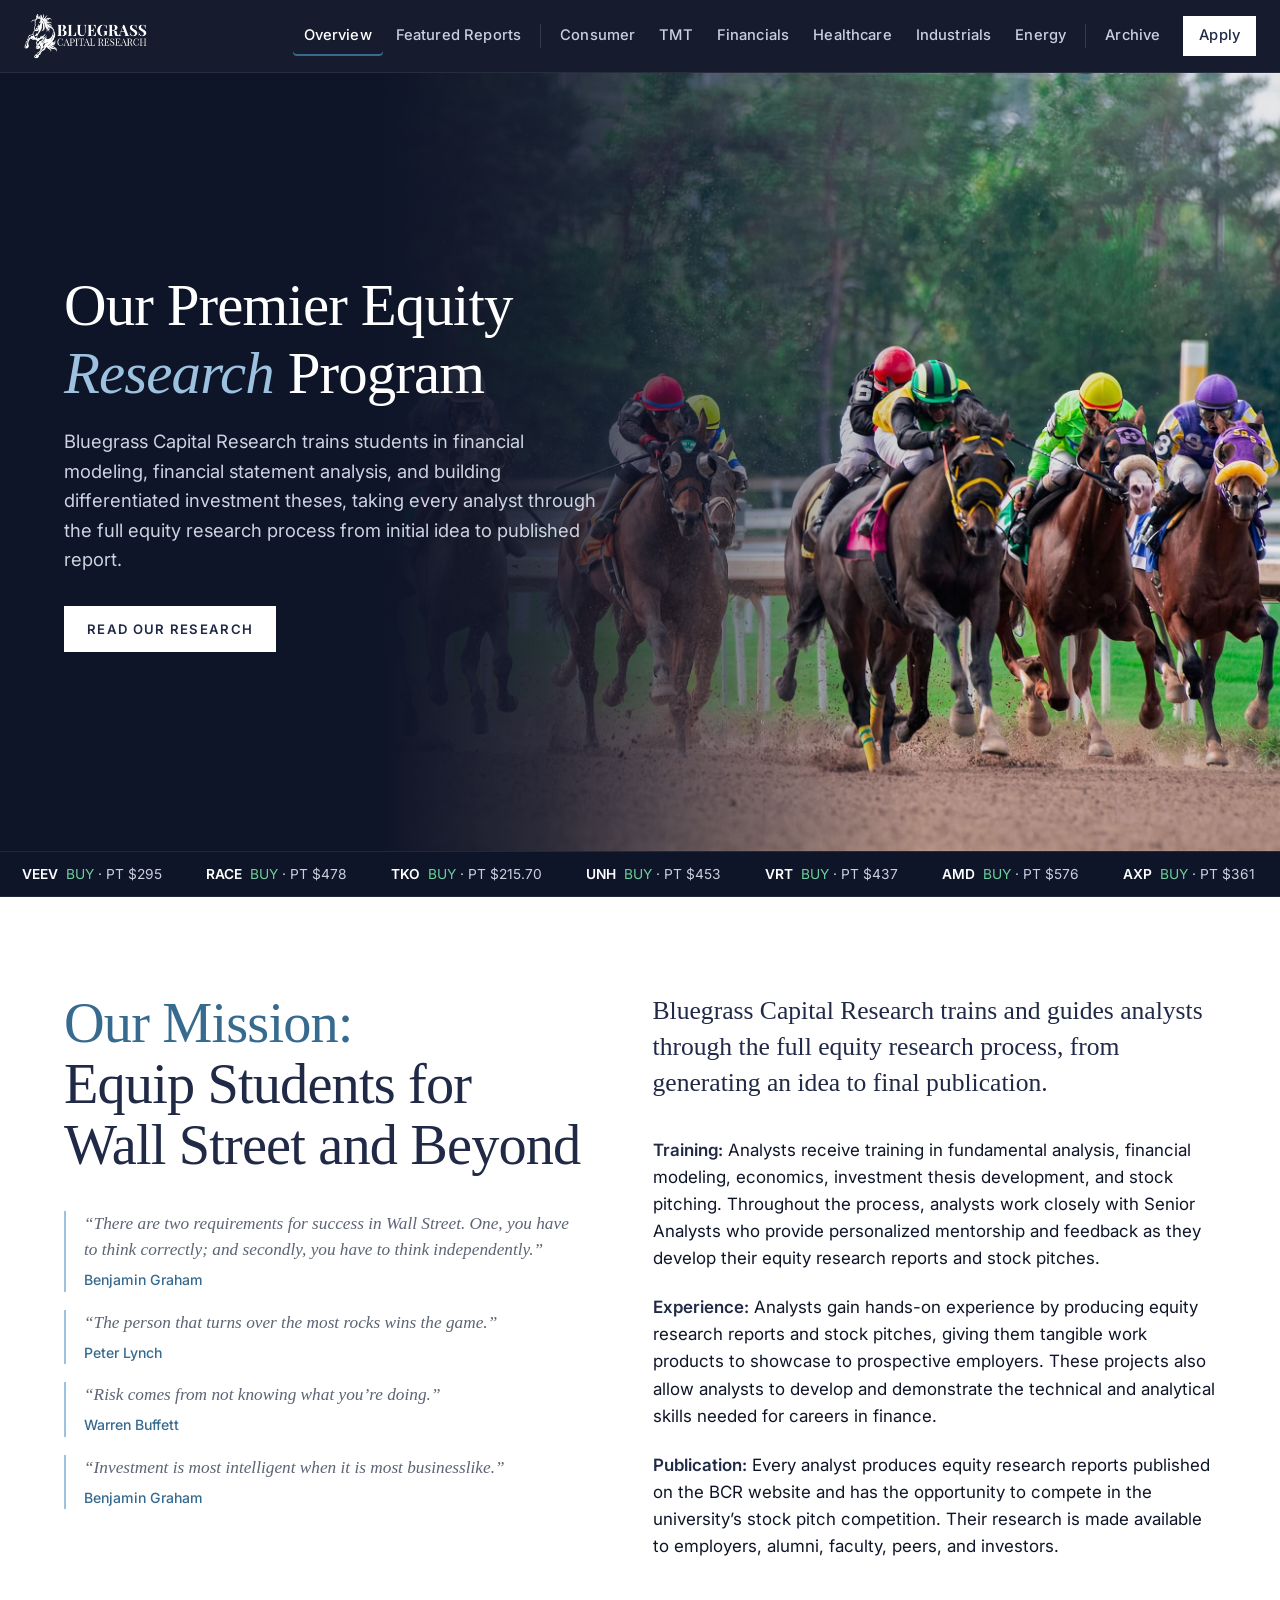
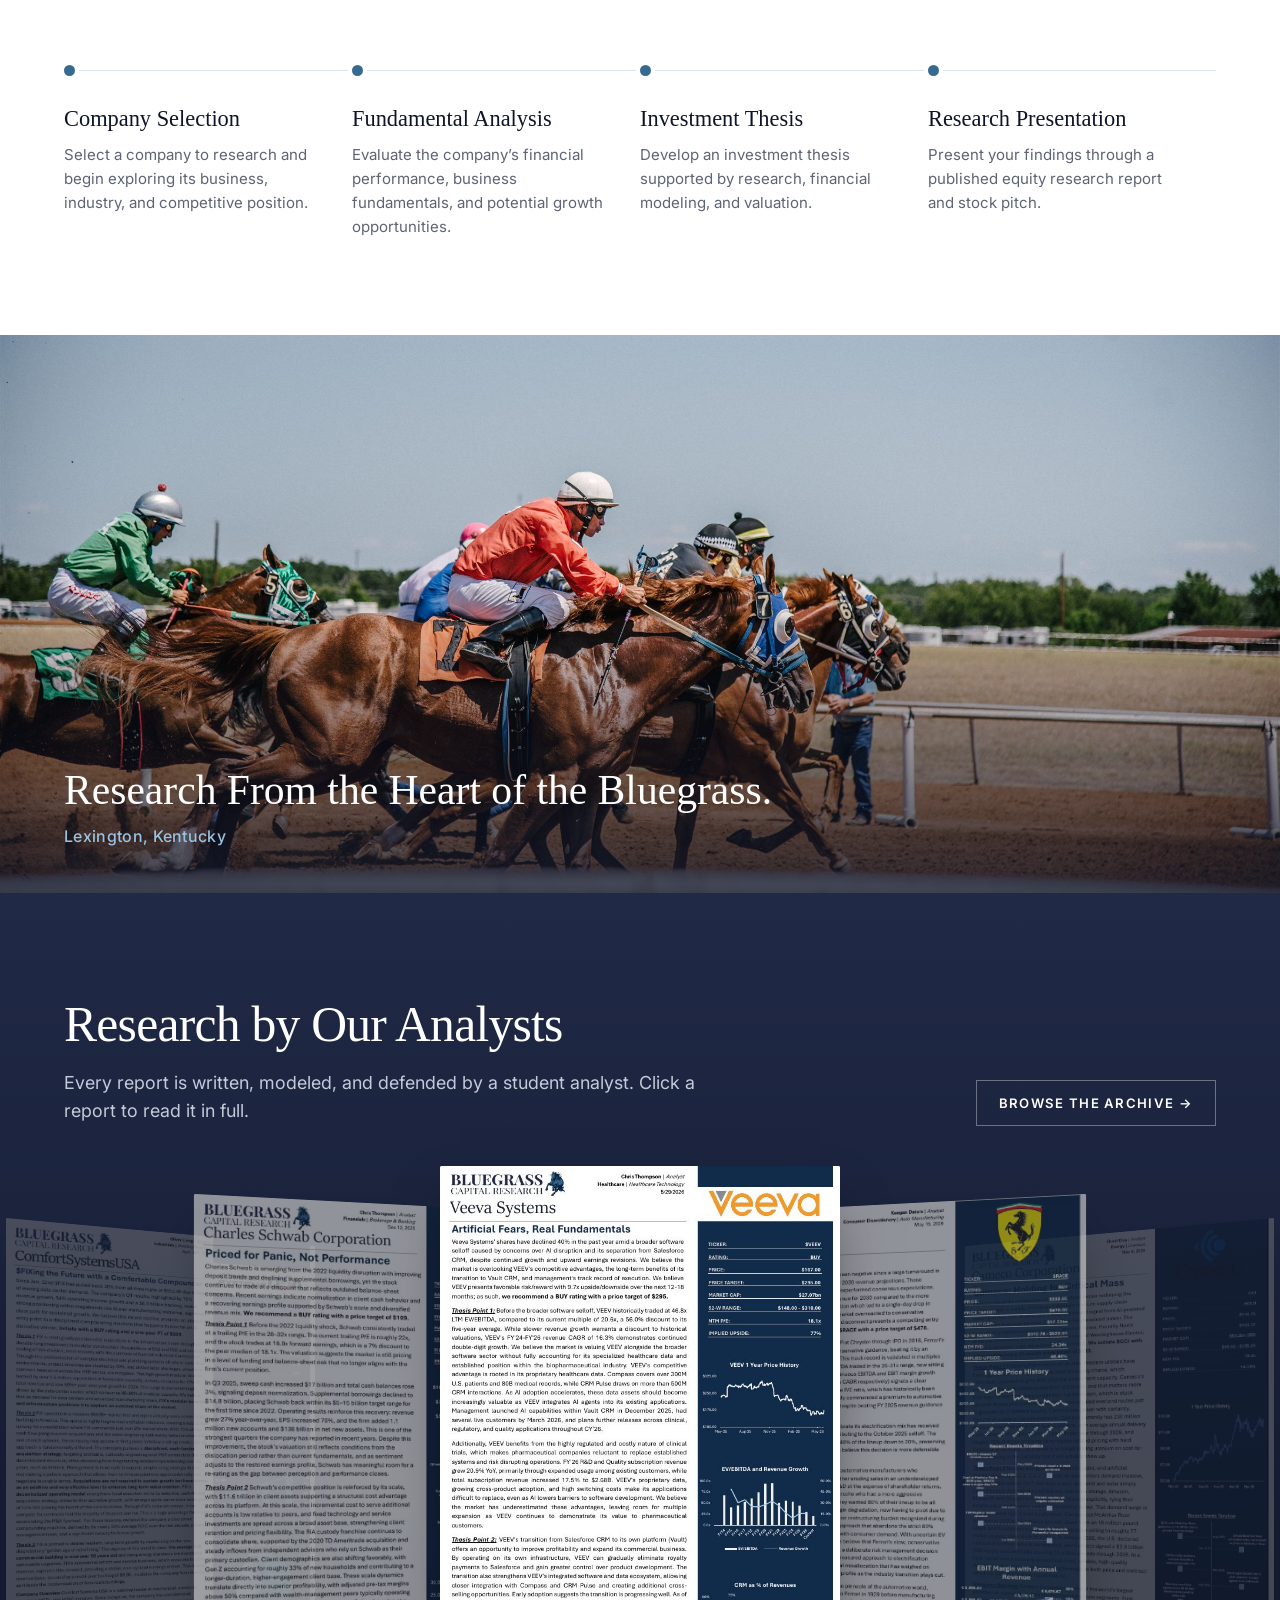
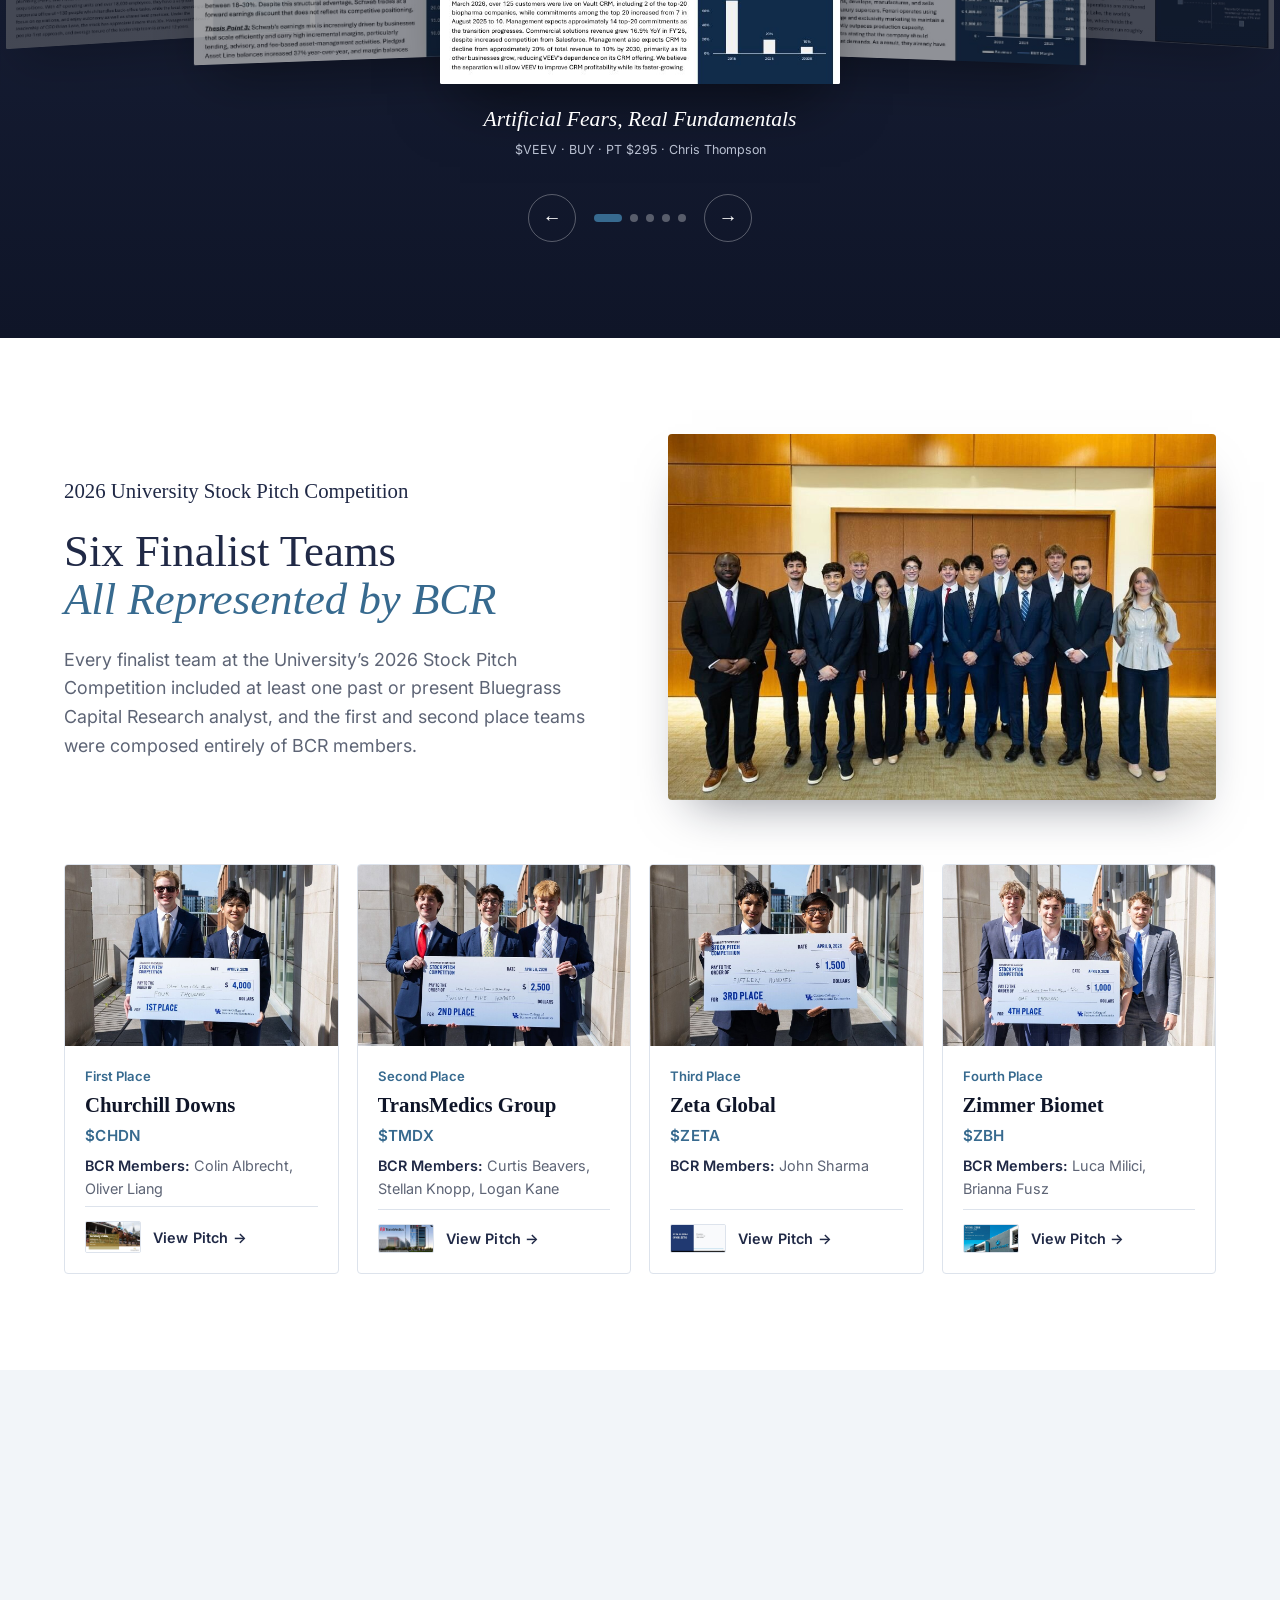
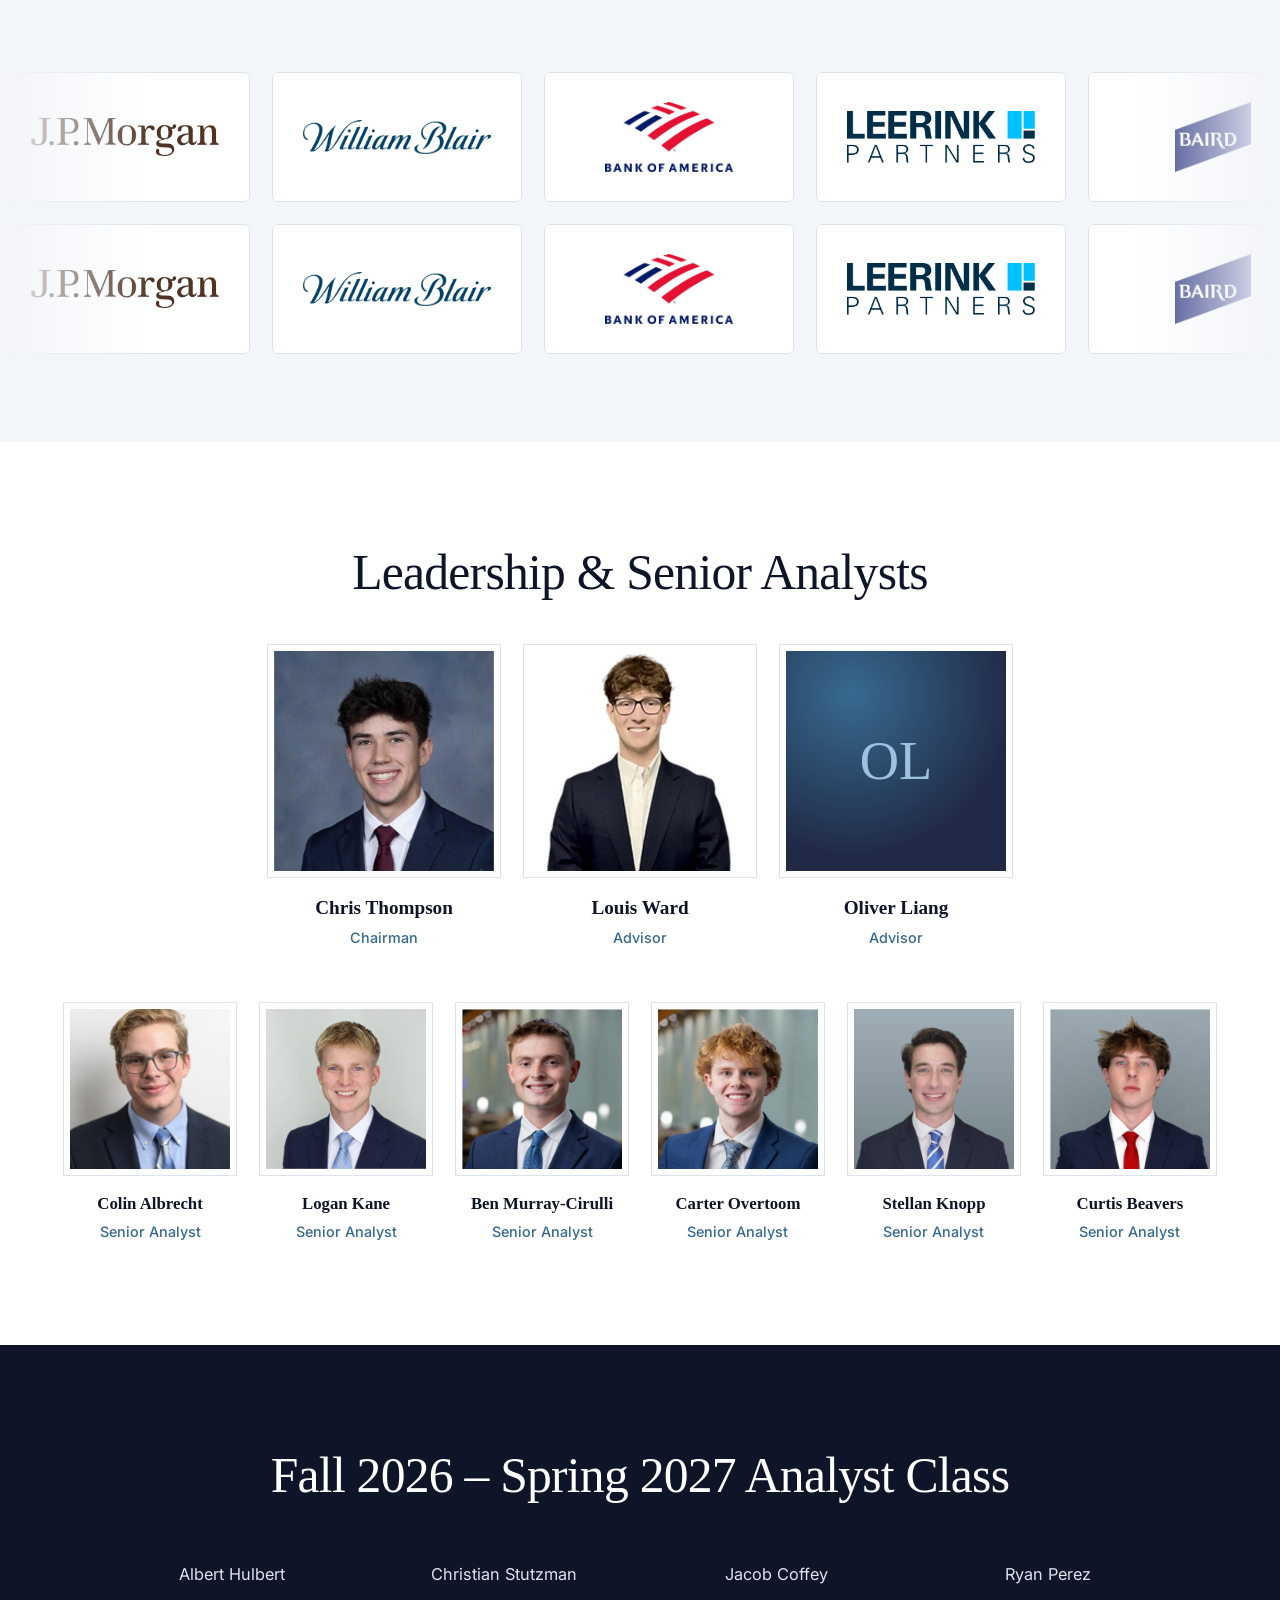
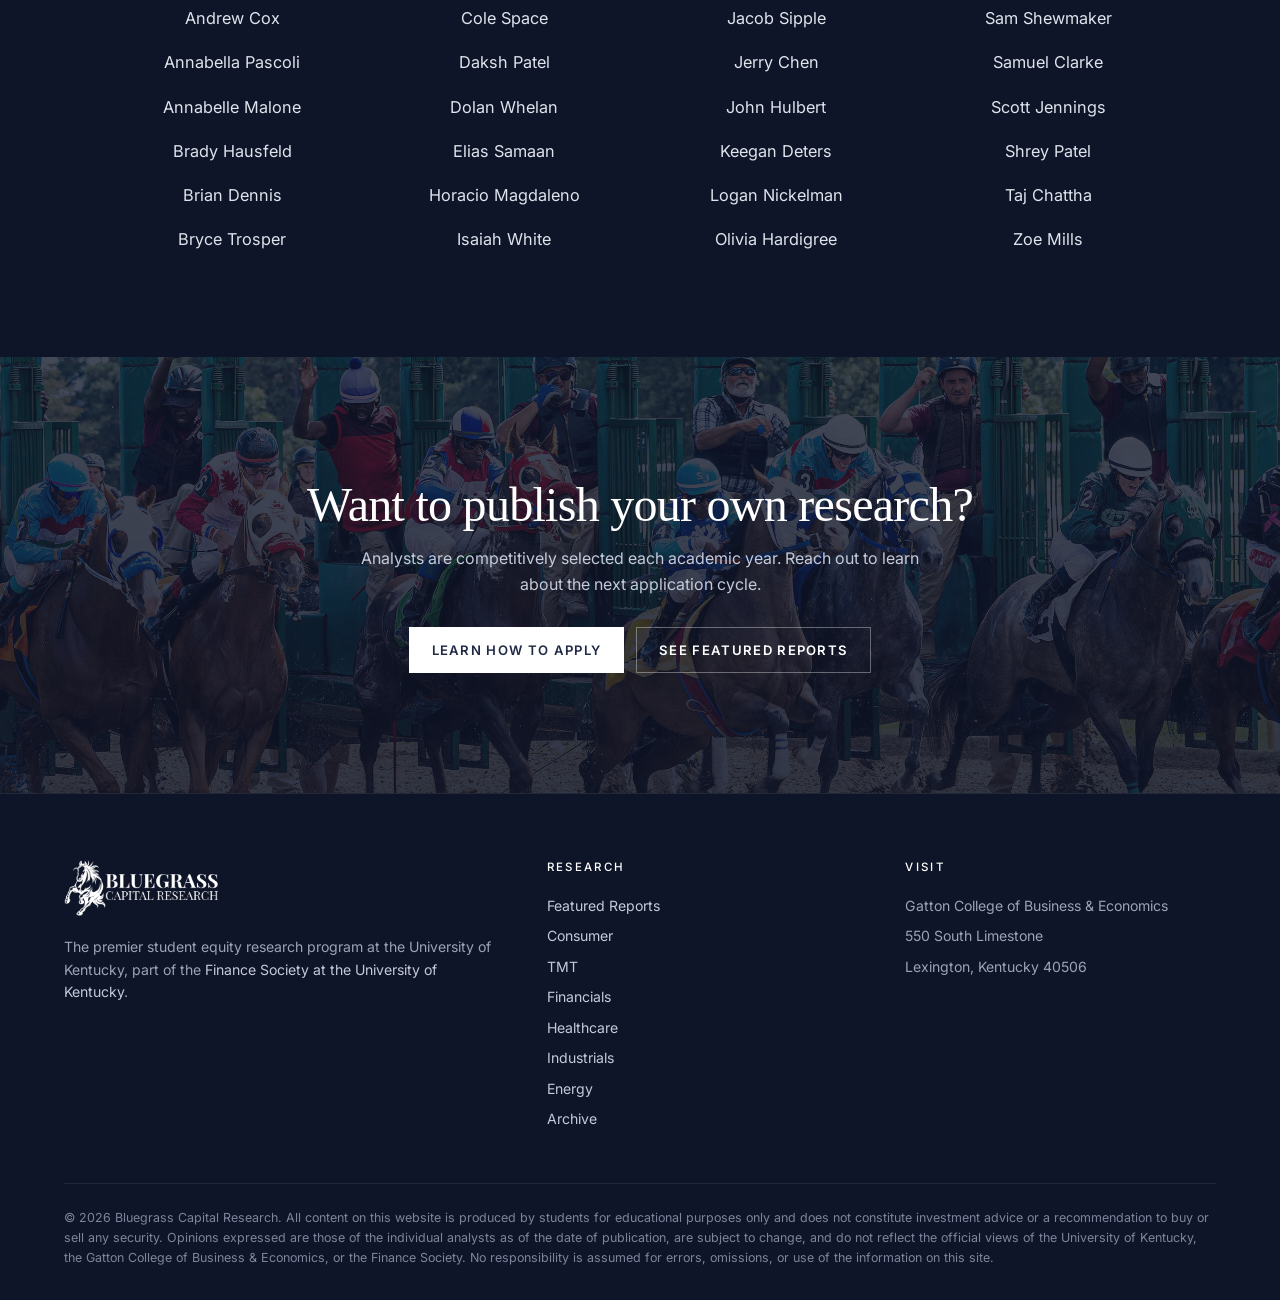
<file: index.html>
<!doctype html>
<html lang="en">
<head>
<meta charset="utf-8">
<meta name="viewport" content="width=device-width,initial-scale=1">
<title>Bluegrass Capital Research</title>
<meta name="description" content="Bluegrass Capital Research is the University's premier student equity research program.">
<meta property="og:title" content="Bluegrass Capital Research">
<meta property="og:description" content="Bluegrass Capital Research is the University's premier student equity research program.">
<meta property="og:image" content="img/logo-navy.png">
<link rel="icon" href="img/horse.png">
<link rel="preconnect" href="https://fonts.googleapis.com"><link rel="preconnect" href="https://fonts.gstatic.com" crossorigin>
<link href="https://fonts.googleapis.com/css2?family=IBM+Plex+Mono:wght@400;500;600&family=Inter:wght@400;500;600&family=Tinos:ital,wght@0,400;0,700;1,400&display=swap" rel="stylesheet">
<link rel="stylesheet" href="css/style.css">
</head>
<body data-page="overview">
<main>
<section class="hero">
  <div class="hero-bg" role="img" aria-label="A field of thoroughbreds racing around the turn"></div>
  <div class="wrap">
    <h1>Our Premier Equity <em>Research</em> Program</h1>
    <p>Bluegrass Capital Research trains students in financial modeling, financial statement analysis, and building differentiated investment theses, taking every analyst through the full equity research process from initial idea to published report.</p>
    <div class="btns"><a class="btn btn-light" href="featured.html">Read our research</a></div>
  </div>
</section>
<div class="tape" data-tape aria-label="Recent coverage"></div>

<section id="mission" class="mission"><div class="wrap">
  <div class="mission-grid">
    <div class="rv">
      <h2 class="mission-title"><span>Our Mission:</span> Equip Students for Wall Street and Beyond</h2>
      <div class="quote-wall">
        <blockquote class="mission-quote"><p>&ldquo;There are two requirements for success in Wall Street. One, you have to think correctly; and secondly, you have to think independently.&rdquo;</p><cite>Benjamin Graham</cite></blockquote>
        <blockquote class="mission-quote"><p>&ldquo;The person that turns over the most rocks wins the game.&rdquo;</p><cite>Peter Lynch</cite></blockquote>
        <blockquote class="mission-quote"><p>&ldquo;Risk comes from not knowing what you&rsquo;re doing.&rdquo;</p><cite>Warren Buffett</cite></blockquote>
        <blockquote class="mission-quote"><p>&ldquo;Investment is most intelligent when it is most businesslike.&rdquo;</p><cite>Benjamin Graham</cite></blockquote>
      </div>
    </div>    <div class="mission-copy rv">
      <p class="mission-lede">Bluegrass Capital Research trains and guides analysts through the full equity research process, from generating an idea to final publication.</p>
      <p><strong>Training:</strong> Analysts receive training in fundamental analysis, financial modeling, economics, investment thesis development, and stock pitching. Throughout the process, analysts work closely with Senior Analysts who provide personalized mentorship and feedback as they develop their equity research reports and stock pitches.</p>
      <p><strong>Experience:</strong> Analysts gain hands-on experience by producing equity research reports and stock pitches, giving them tangible work products to showcase to prospective employers. These projects also allow analysts to develop and demonstrate the technical and analytical skills needed for careers in finance.</p>
      <p><strong>Publication:</strong> Every analyst produces equity research reports published on the BCR website and has the opportunity to compete in the university&rsquo;s stock pitch competition. Their research is made available to employers, alumni, faculty, peers, and investors.</p>
    </div>
  </div>
  <ol class="track rv" aria-label="The research process">
    <li><span>Company Selection</span>Select a company to research and begin exploring its business, industry, and competitive position.</li>
    <li><span>Fundamental Analysis</span>Evaluate the company&rsquo;s financial performance, business fundamentals, and potential growth opportunities.</li>
    <li><span>Investment Thesis</span>Develop an investment thesis supported by research, financial modeling, and valuation.</li>
    <li><span>Research Presentation</span>Present your findings through a published equity research report and stock pitch.</li>
  </ol>
</div></section>

<section class="photo-band" role="img" aria-label="A field of thoroughbreds racing on a dirt track"><div class="wrap">
  <p class="band-line">Research From the Heart of the Bluegrass.</p>
  <p class="band-sub">Lexington, Kentucky</p>
</div></section>

<section class="carousel-sec dark"><div class="wrap">
  <div class="carousel-top"><div><h2 class="sec">Research by Our Analysts</h2>
    <p class="lede">Every report is written, modeled, and defended by a student analyst. Click a report to read it in full.</p></div>
    <a class="btn btn-ghost" href="archive.html">Browse the archive &rarr;</a></div>
  <div class="stage" id="stage"></div>
  <div class="ctrls"><button class="arrow" id="prev" aria-label="Previous">&larr;</button><div class="dots" id="dots"></div><button class="arrow" id="next" aria-label="Next">&rarr;</button></div>
</div></section>

<section id="pitch"><div class="wrap">
  <div class="pitch-head">
    <div class="rv"><p class="dateline"><span class="event">2026 University Stock Pitch Competition</span></p>
      <div class="big">Six Finalist Teams<br><span>All Represented by BCR</span></div>
      <p class="lede">Every finalist team at the University&rsquo;s 2026 Stock Pitch Competition included at least one past or present Bluegrass Capital Research analyst, and the first and second place teams were composed entirely of BCR members.</p></div>
    <figure class="rv"><img src="img/pitch/finalists.jpg" alt="2026 Stock Pitch Competition finalists"></figure>
  </div>
  <div class="podium" id="podium"></div>
</div></section>

<section class="placements"><div class="wrap head rv">
  <h2 class="sec">Alumni Placements</h2>
  <p class="lede">Bluegrass Capital Research alumni have gone on to secure roles in investment banking, private equity, wealth management, and other financial roles.</p></div>
  <div class="wheel"><div class="wheel-track"></div></div>
  <div class="wheel rev"><div class="wheel-track"></div></div>
</section>

<section id="people"><div class="wrap">
  <h2 class="sec">Leadership &amp; Senior Analysts</h2>
  <div class="team-grid team-lead" id="team-lead"></div>
  <div class="team-grid team-sa" id="team-sa"></div>
</div></section>

<section class="class-sec"><div class="wrap">
  <h2 class="sec" id="class-title"></h2>
  <ul class="roster" id="class"></ul>
</div></section>

<section class="cta"><div class="wrap">
  <h2>Want to publish your own research?</h2>
  <p>Analysts are competitively selected each academic year. Reach out to learn about the next application cycle.</p>
  <div class="btns"><a class="btn btn-light" href="apply.html">Learn how to apply</a><a class="btn btn-ghost" href="featured.html">See featured reports</a></div>
</div></section>
</main>
<script src="js/data.js"></script>
<script src="js/site.js"></script>
</body>
</html>
</file>
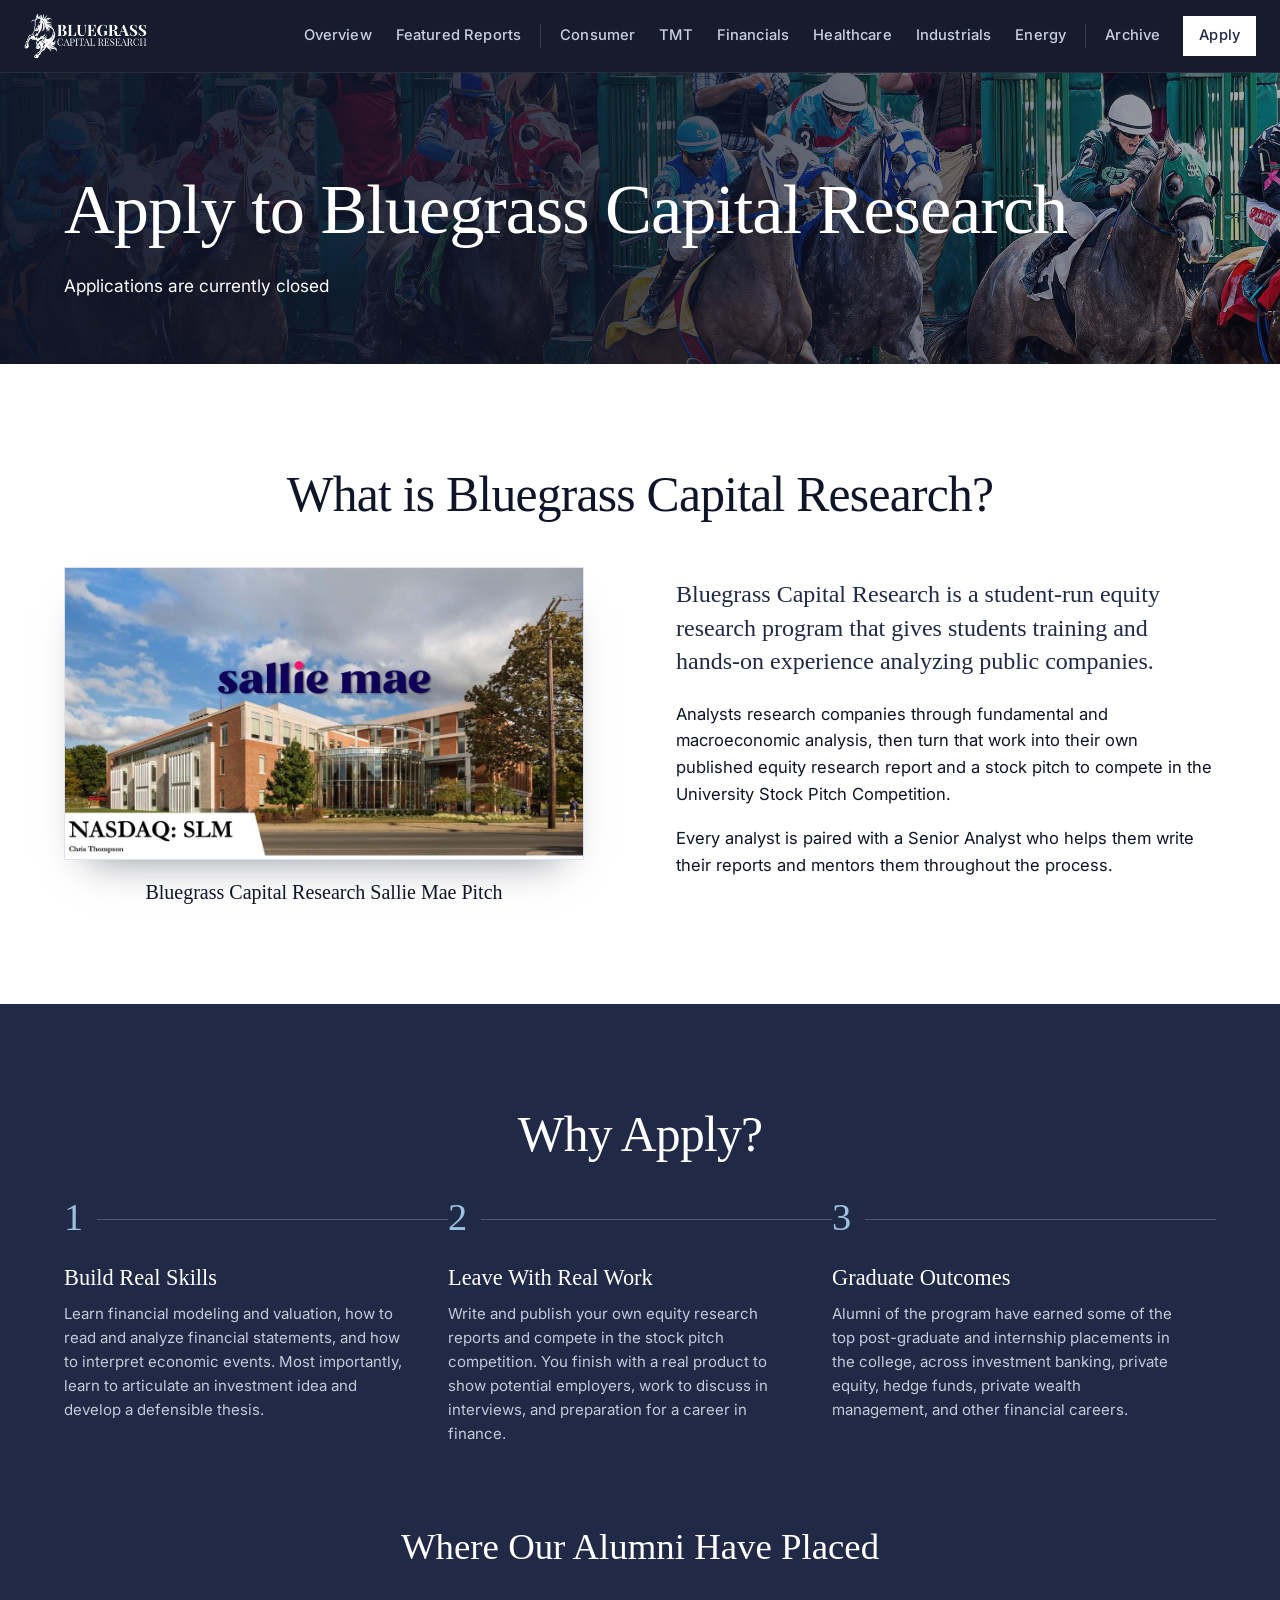
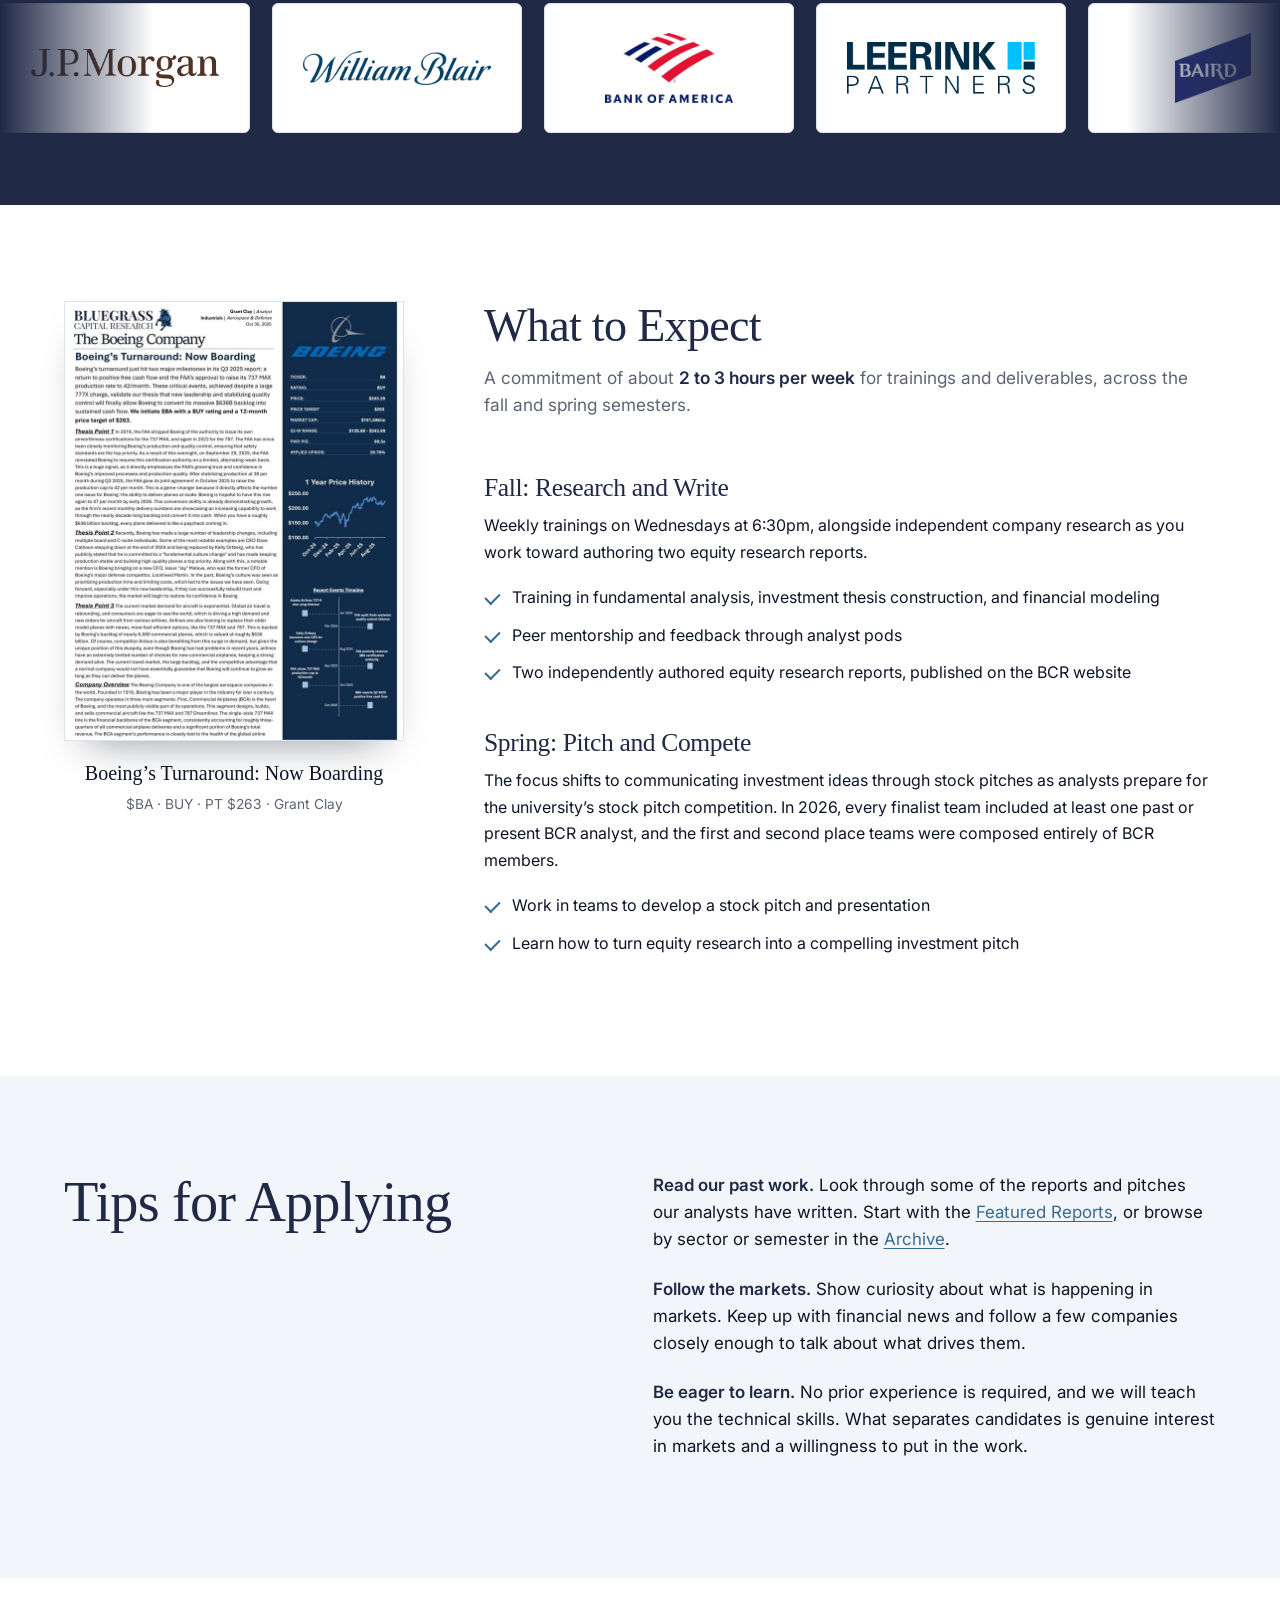
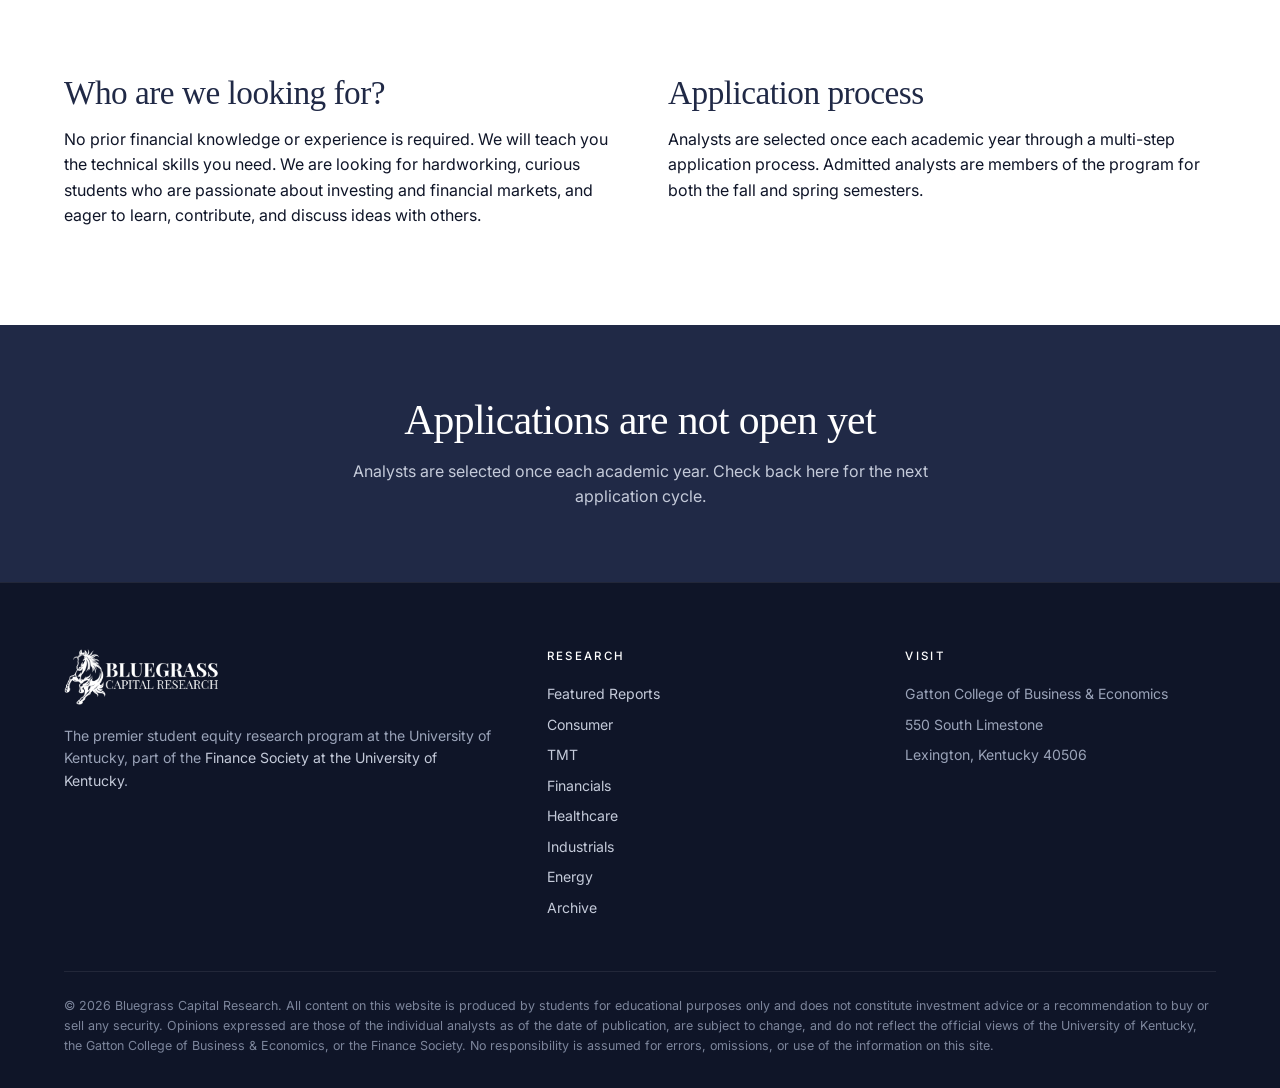
<file: apply.html>
<!doctype html>
<html lang="en">
<head>
<meta charset="utf-8">
<meta name="viewport" content="width=device-width,initial-scale=1">
<title>Apply | Bluegrass Capital Research</title>
<meta name="description" content="Bluegrass Capital Research is the University's premier student equity research program.">
<meta property="og:title" content="Apply | Bluegrass Capital Research">
<meta property="og:description" content="Bluegrass Capital Research is the University's premier student equity research program.">
<meta property="og:image" content="img/logo-navy.png">
<link rel="icon" href="img/horse.png">
<link rel="preconnect" href="https://fonts.googleapis.com"><link rel="preconnect" href="https://fonts.gstatic.com" crossorigin>
<link href="https://fonts.googleapis.com/css2?family=IBM+Plex+Mono:wght@400;500;600&family=Inter:wght@400;500;600&family=Tinos:ital,wght@0,400;0,700;1,400&display=swap" rel="stylesheet">
<link rel="stylesheet" href="css/style.css">
</head>
<body data-page="apply">
<main>
<section class="page-hero"><div class="wrap">
  <h1>Apply to Bluegrass Capital Research</h1>
  <div id="hero-status"><span class="status-pill">Applications are currently closed</span></div>
</div></section>

<section class="apply-intro-sec"><div class="wrap">
  <h2 class="sec">What is Bluegrass Capital Research?</h2>
  <div class="apply-intro">
  <div class="intro-left" id="sample-pitch"></div>
  <div>
    <p class="apply-lede">Bluegrass Capital Research is a student-run equity research program that gives students training and hands-on experience analyzing public companies.</p>
    <p>Analysts research companies through fundamental and macroeconomic analysis, then turn that work into their own published equity research report and a stock pitch to compete in the University Stock Pitch Competition.</p>
    <p>Every analyst is paired with a Senior Analyst who helps them write their reports and mentors them throughout the process.</p>
  </div>
</div>
</div></section>

<section class="apply-why"><div class="wrap">
  <h2 class="sec">Why Apply?</h2>
  <ol class="track numbered" aria-label="Why apply">
    <li><span>Build Real Skills</span>Learn financial modeling and valuation, how to read and analyze financial statements, and how to interpret economic events. Most importantly, learn to articulate an investment idea and develop a defensible thesis.</li>
    <li><span>Leave With Real Work</span>Write and publish your own equity research reports and compete in the stock pitch competition. You finish with a real product to show potential employers, work to discuss in interviews, and preparation for a career in finance.</li>
    <li><span>Graduate Outcomes</span>Alumni of the program have earned some of the top post-graduate and internship placements in the college, across investment banking, private equity, hedge funds, private wealth management, and other financial careers.</li>
  </ol>
</div>
  <p class="wheel-label">Where Our Alumni Have Placed</p>
  <div class="wheel apply-wheel"><div class="wheel-track"></div></div>
</section>

<section class="apply-expect"><div class="wrap expect-grid">
  <div class="expect-left" id="sample-report"></div>
  <div class="expect-right">
    <h2>What to Expect</h2>
    <p class="commit">A commitment of about <strong>2 to 3 hours per week</strong> for trainings and deliverables, across the fall and spring semesters.</p>
    <div class="term">
      <h3>Fall: Research and Write</h3>
      <p>Weekly trainings on Wednesdays at 6:30pm, alongside independent company research as you work toward authoring two equity research reports.</p>
      <ul>
        <li>Training in fundamental analysis, investment thesis construction, and financial modeling</li>
        <li>Peer mentorship and feedback through analyst pods</li>
        <li>Two independently authored equity research reports, published on the BCR website</li>
      </ul>
    </div>
    <div class="term">
      <h3>Spring: Pitch and Compete</h3>
      <p>The focus shifts to communicating investment ideas through stock pitches as analysts prepare for the university&rsquo;s stock pitch competition. In 2026, every finalist team included at least one past or present BCR analyst, and the first and second place teams were composed entirely of BCR members.</p>
      <ul>
        <li>Work in teams to develop a stock pitch and presentation</li>
        <li>Learn how to turn equity research into a compelling investment pitch</li>
      </ul>
    </div>
  </div>
</div></section>

<section class="apply-tips"><div class="wrap mission-grid">
  <h2 class="mission-title">Tips for Applying</h2>
  <div class="mission-copy">
    <p><strong>Read our past work.</strong> Look through some of the reports and pitches our analysts have written. Start with the <a href="featured.html">Featured Reports</a>, or browse by sector or semester in the <a href="archive.html">Archive</a>.</p>
    <p><strong>Follow the markets.</strong> Show curiosity about what is happening in markets. Keep up with financial news and follow a few companies closely enough to talk about what drives them.</p>
    <p><strong>Be eager to learn.</strong> No prior experience is required, and we will teach you the technical skills. What separates candidates is genuine interest in markets and a willingness to put in the work.</p>
  </div>
</div></section>

<section class="apply-who"><div class="wrap two-col">
  <div>
    <h2>Who are we looking for?</h2>
    <p>No prior financial knowledge or experience is required. We will teach you the technical skills you need. We are looking for hardworking, curious students who are passionate about investing and financial markets, and eager to learn, contribute, and discuss ideas with others.</p>
  </div>
  <div>
    <h2>Application process</h2>
    <p>Analysts are selected once each academic year through a multi-step application process. Admitted analysts are members of the program for both the fall and spring semesters.</p>
  </div>
</div></section>



<section class="apply-box"><div class="wrap" id="apply-status"></div></section>
</main>
<script src="js/data.js"></script>
<script src="js/site.js"></script>
</body>
</html>
</file>
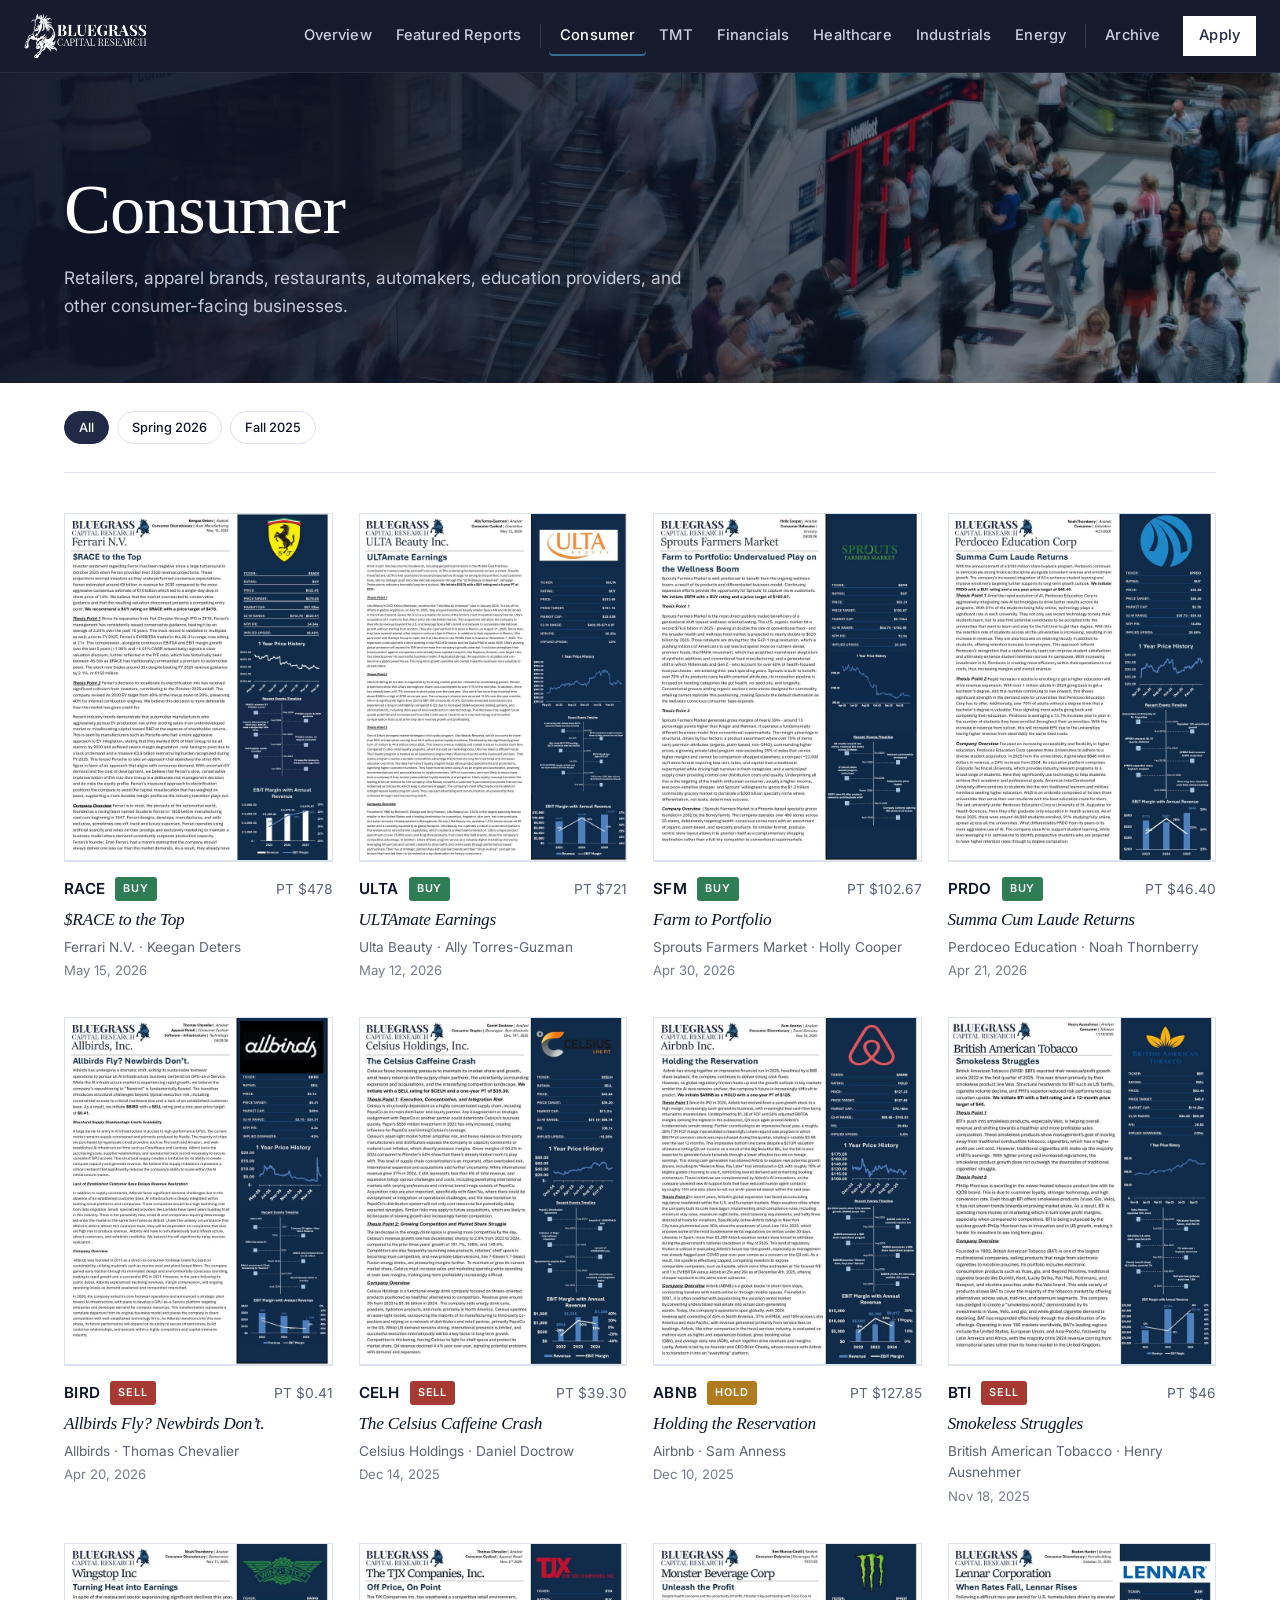
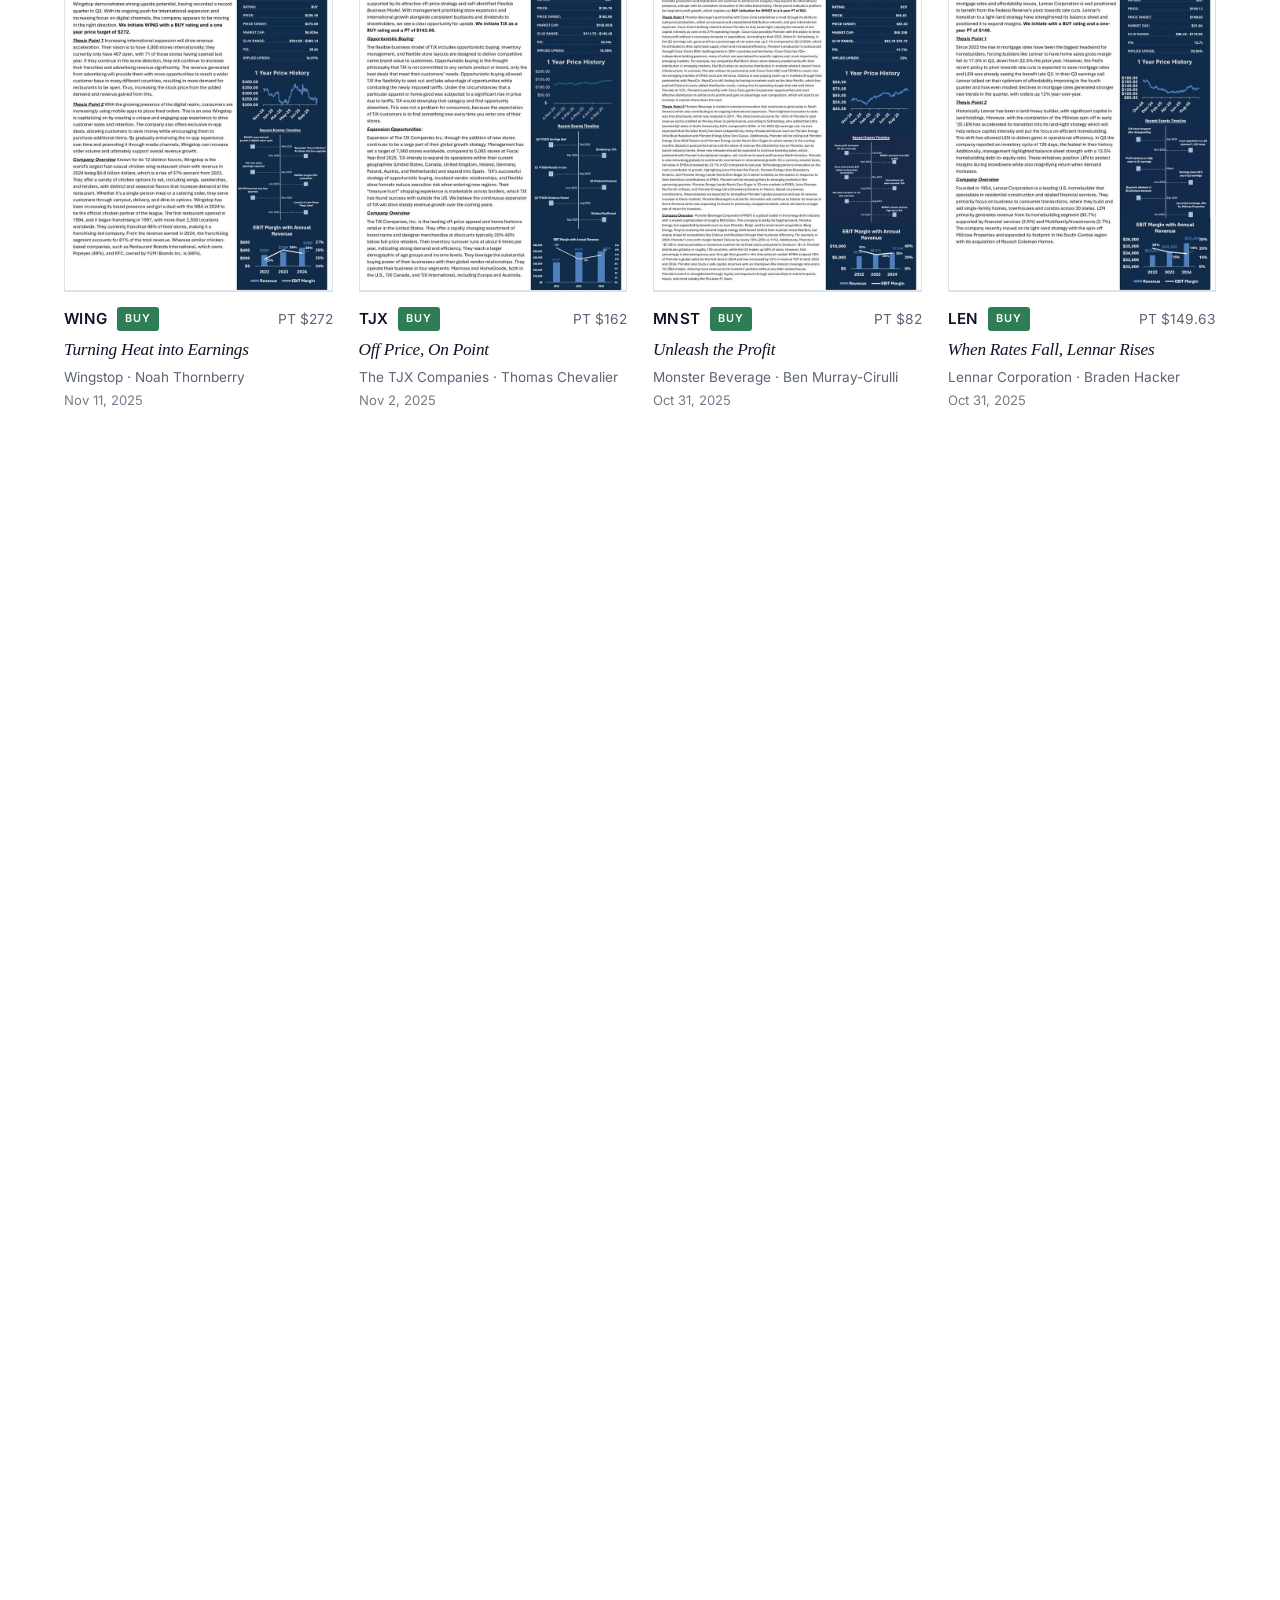
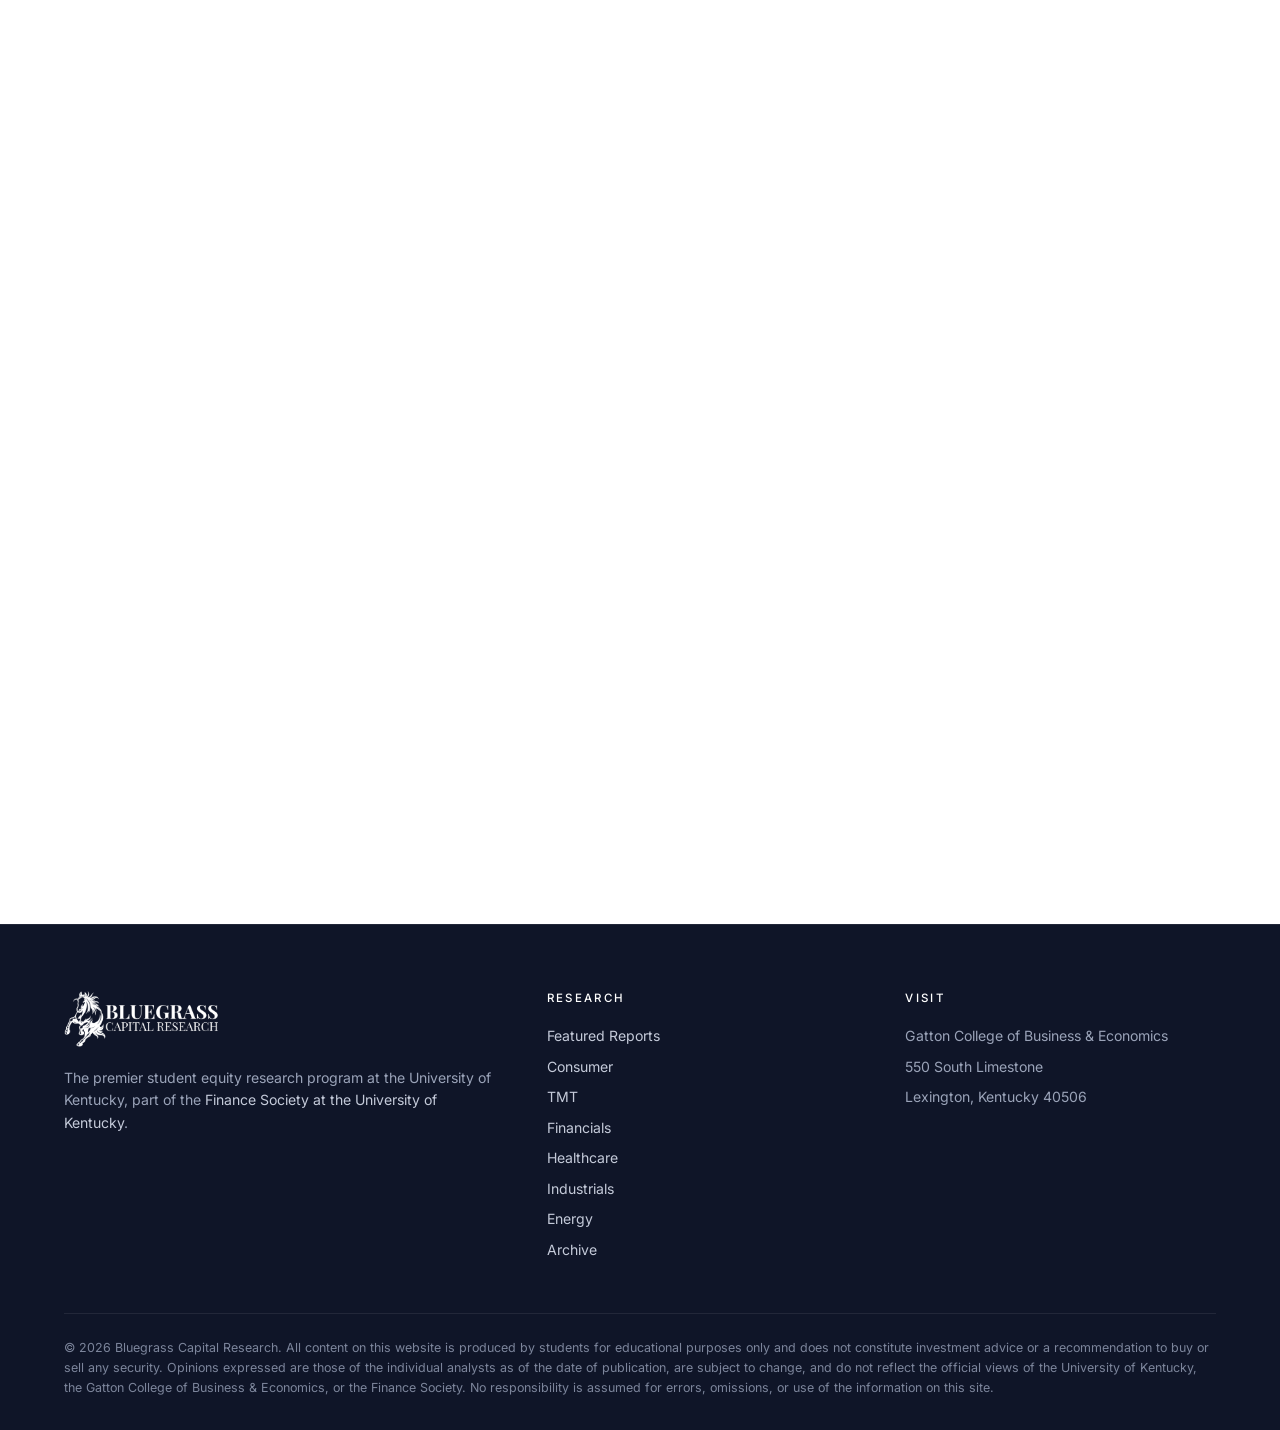
<file: consumer.html>
<!doctype html>
<html lang="en">
<head>
<meta charset="utf-8">
<meta name="viewport" content="width=device-width,initial-scale=1">
<title>Consumer | Bluegrass Capital Research</title>
<meta name="description" content="Bluegrass Capital Research is the University's premier student equity research program.">
<meta property="og:title" content="Consumer | Bluegrass Capital Research">
<meta property="og:description" content="Bluegrass Capital Research is the University's premier student equity research program.">
<meta property="og:image" content="img/logo-navy.png">
<link rel="icon" href="img/horse.png">
<link rel="preconnect" href="https://fonts.googleapis.com"><link rel="preconnect" href="https://fonts.gstatic.com" crossorigin>
<link href="https://fonts.googleapis.com/css2?family=IBM+Plex+Mono:wght@400;500;600&family=Inter:wght@400;500;600&family=Tinos:ital,wght@0,400;0,700;1,400&display=swap" rel="stylesheet">
<link rel="stylesheet" href="css/style.css">
</head>
<body data-page="sector" data-sector="consumer">
<main>
<section class="page-hero"><div class="wrap">
  <h1 id="s-name">Consumer</h1>
  <p id="s-blurb"></p>
</div></section>
<div class="wrap"><div class="toolbar"><div class="filters" id="filters"></div></div><div class="grid" id="grid"></div></div>
</main>
<script src="js/data.js"></script>
<script src="js/site.js"></script>
</body>
</html>
</file>
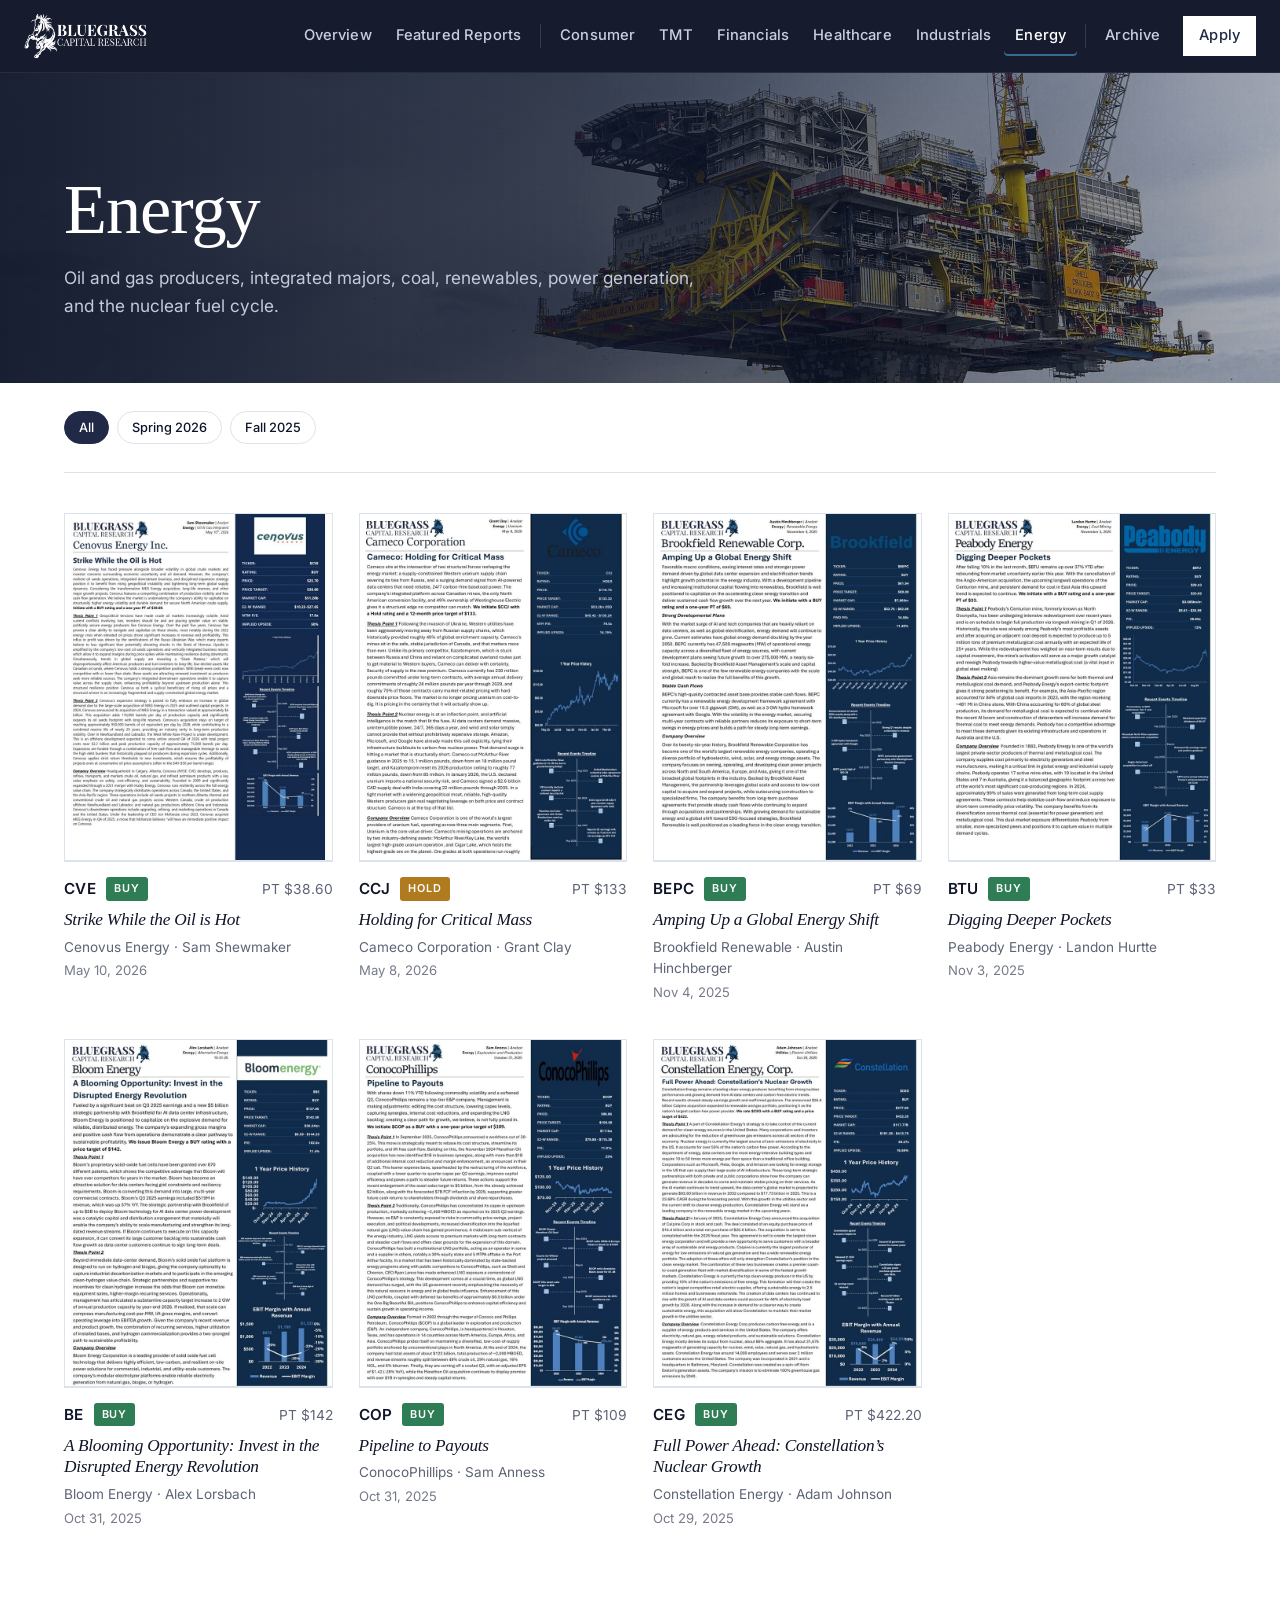
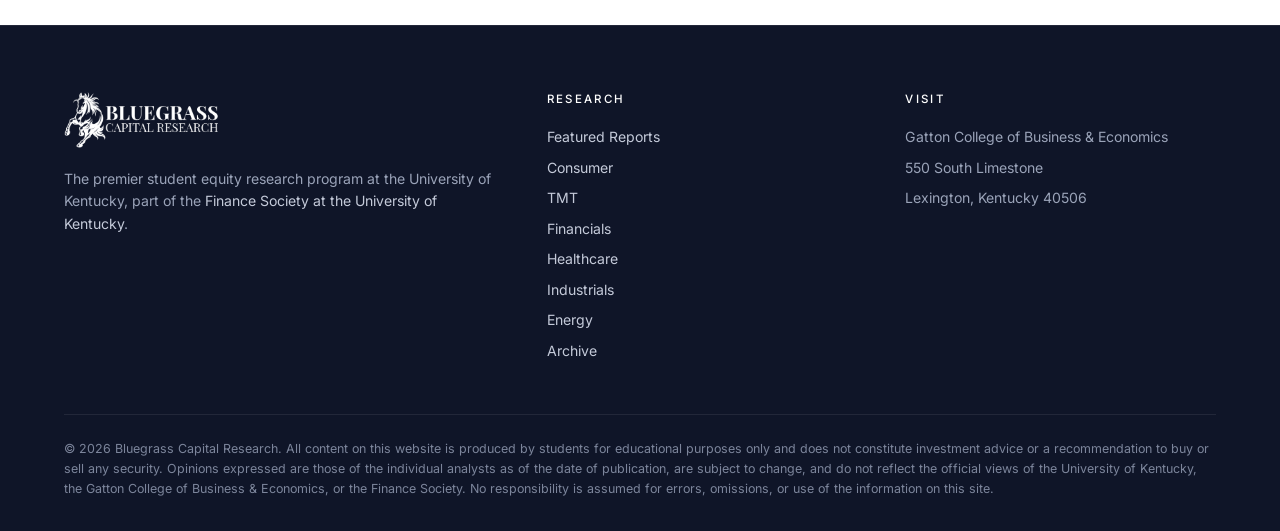
<file: energy.html>
<!doctype html>
<html lang="en">
<head>
<meta charset="utf-8">
<meta name="viewport" content="width=device-width,initial-scale=1">
<title>Energy | Bluegrass Capital Research</title>
<meta name="description" content="Bluegrass Capital Research is the University's premier student equity research program.">
<meta property="og:title" content="Energy | Bluegrass Capital Research">
<meta property="og:description" content="Bluegrass Capital Research is the University's premier student equity research program.">
<meta property="og:image" content="img/logo-navy.png">
<link rel="icon" href="img/horse.png">
<link rel="preconnect" href="https://fonts.googleapis.com"><link rel="preconnect" href="https://fonts.gstatic.com" crossorigin>
<link href="https://fonts.googleapis.com/css2?family=IBM+Plex+Mono:wght@400;500;600&family=Inter:wght@400;500;600&family=Tinos:ital,wght@0,400;0,700;1,400&display=swap" rel="stylesheet">
<link rel="stylesheet" href="css/style.css">
</head>
<body data-page="sector" data-sector="energy">
<main>
<section class="page-hero"><div class="wrap">
  <h1 id="s-name">Energy</h1>
  <p id="s-blurb"></p>
</div></section>
<div class="wrap"><div class="toolbar"><div class="filters" id="filters"></div></div><div class="grid" id="grid"></div></div>
</main>
<script src="js/data.js"></script>
<script src="js/site.js"></script>
</body>
</html>
</file>
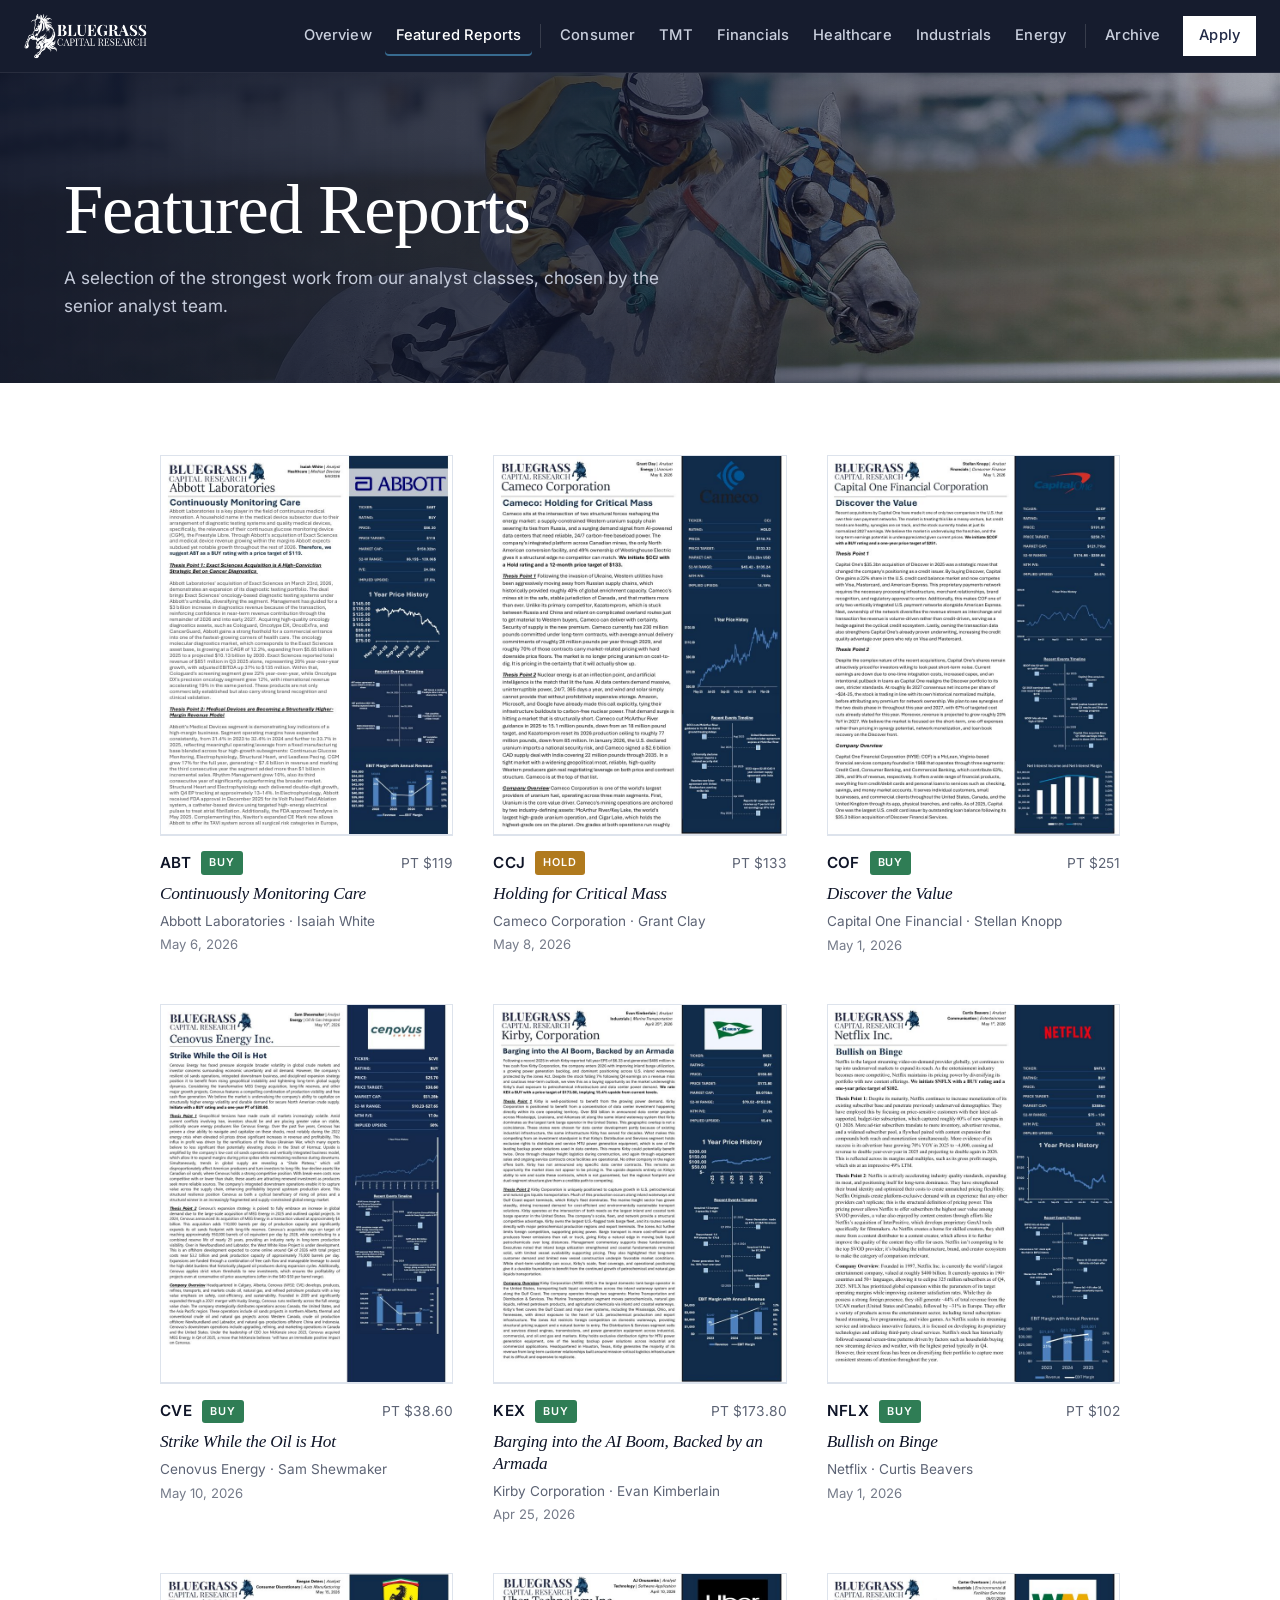
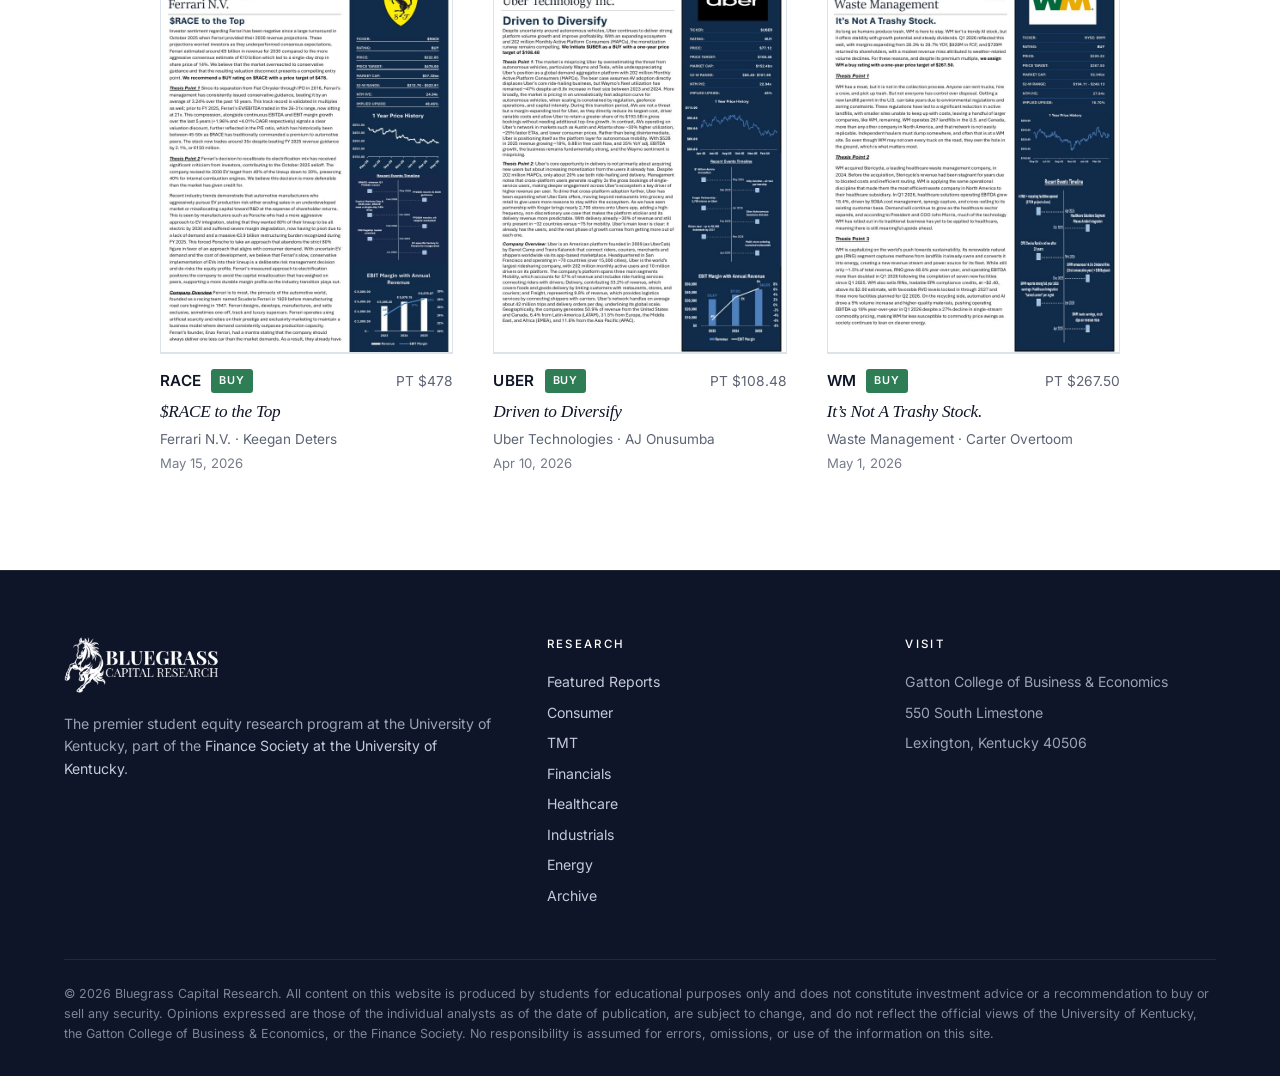
<file: featured.html>
<!doctype html>
<html lang="en">
<head>
<meta charset="utf-8">
<meta name="viewport" content="width=device-width,initial-scale=1">
<title>Featured Reports | Bluegrass Capital Research</title>
<meta name="description" content="Bluegrass Capital Research is the University's premier student equity research program.">
<meta property="og:title" content="Featured Reports | Bluegrass Capital Research">
<meta property="og:description" content="Bluegrass Capital Research is the University's premier student equity research program.">
<meta property="og:image" content="img/logo-navy.png">
<link rel="icon" href="img/horse.png">
<link rel="preconnect" href="https://fonts.googleapis.com"><link rel="preconnect" href="https://fonts.gstatic.com" crossorigin>
<link href="https://fonts.googleapis.com/css2?family=IBM+Plex+Mono:wght@400;500;600&family=Inter:wght@400;500;600&family=Tinos:ital,wght@0,400;0,700;1,400&display=swap" rel="stylesheet">
<link rel="stylesheet" href="css/style.css">
</head>
<body data-page="featured">
<main>
<section class="page-hero"><div class="wrap">
  <h1>Featured Reports</h1>
  <p>A selection of the strongest work from our analyst classes, chosen by the senior analyst team.</p>
</div></section>
<div class="wrap"><div class="grid" id="grid"></div></div>
</main>
<script src="js/data.js"></script>
<script src="js/site.js"></script>
</body>
</html>
</file>
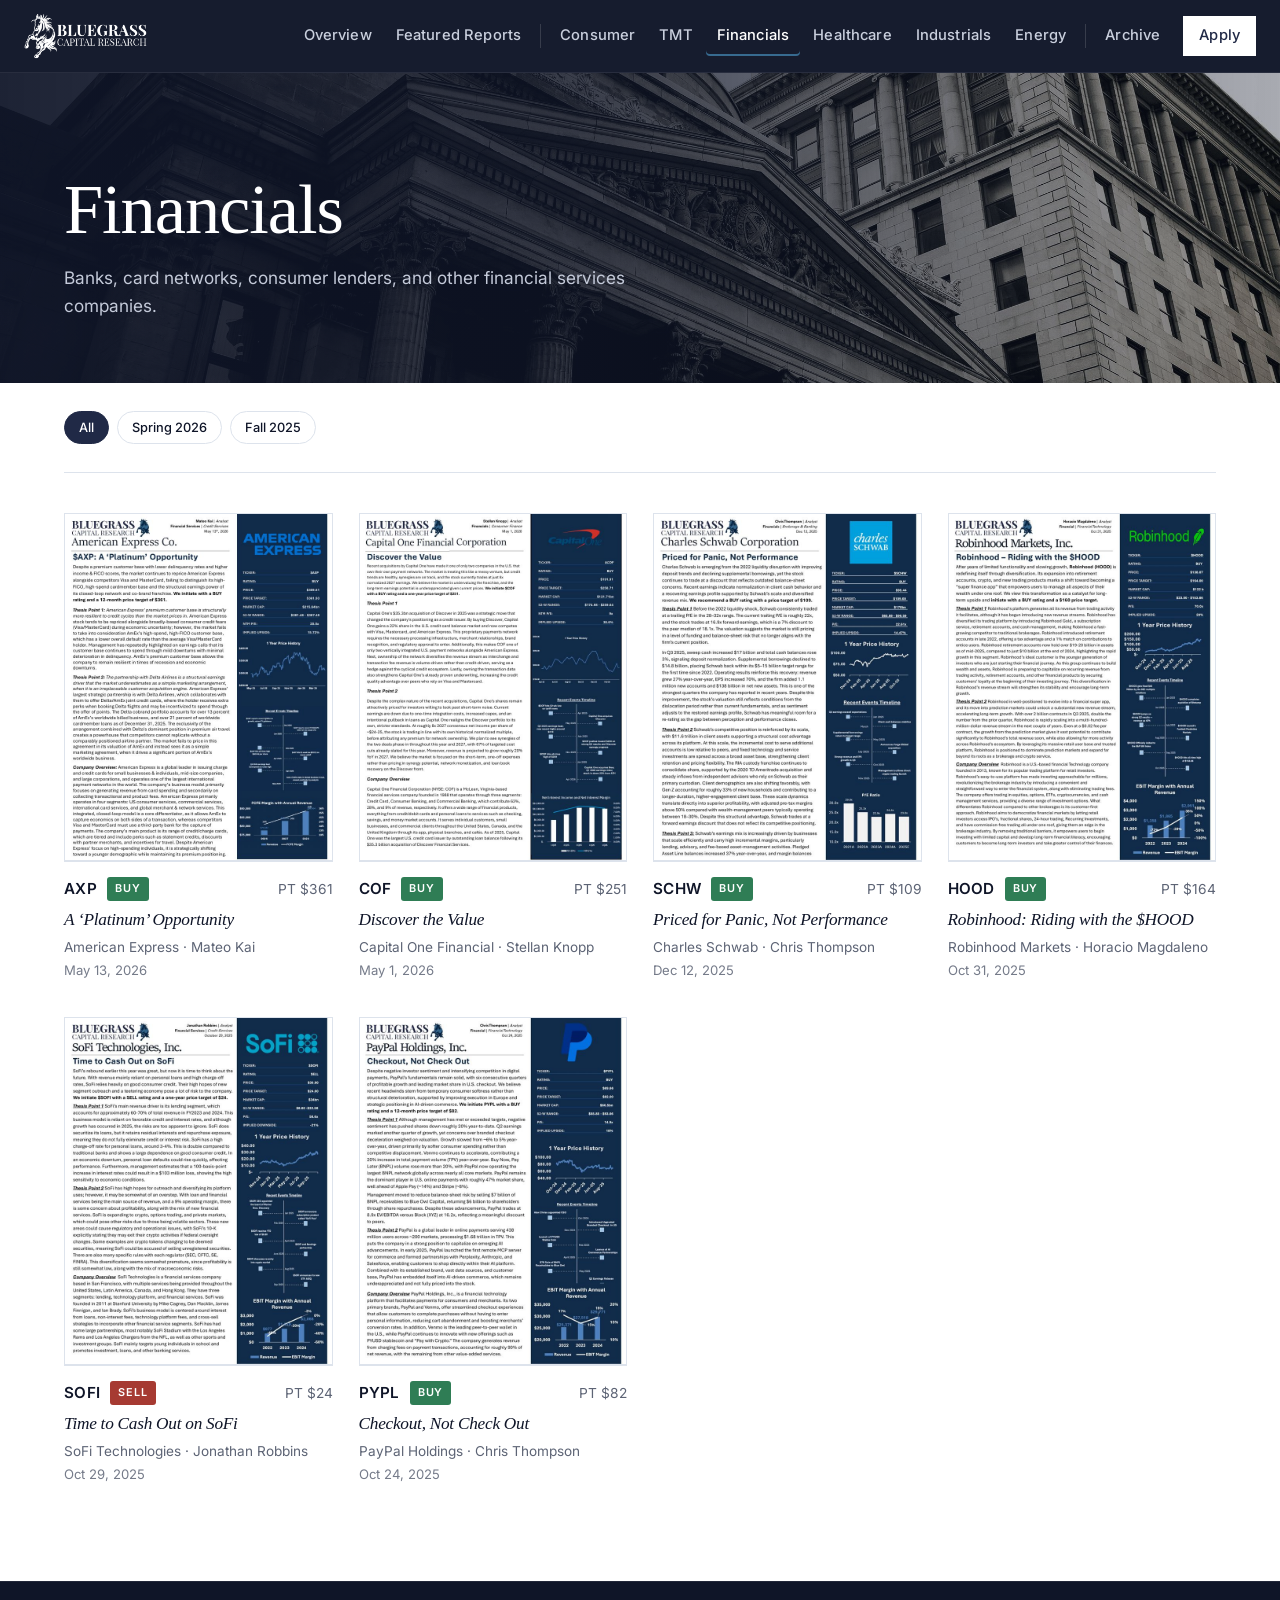
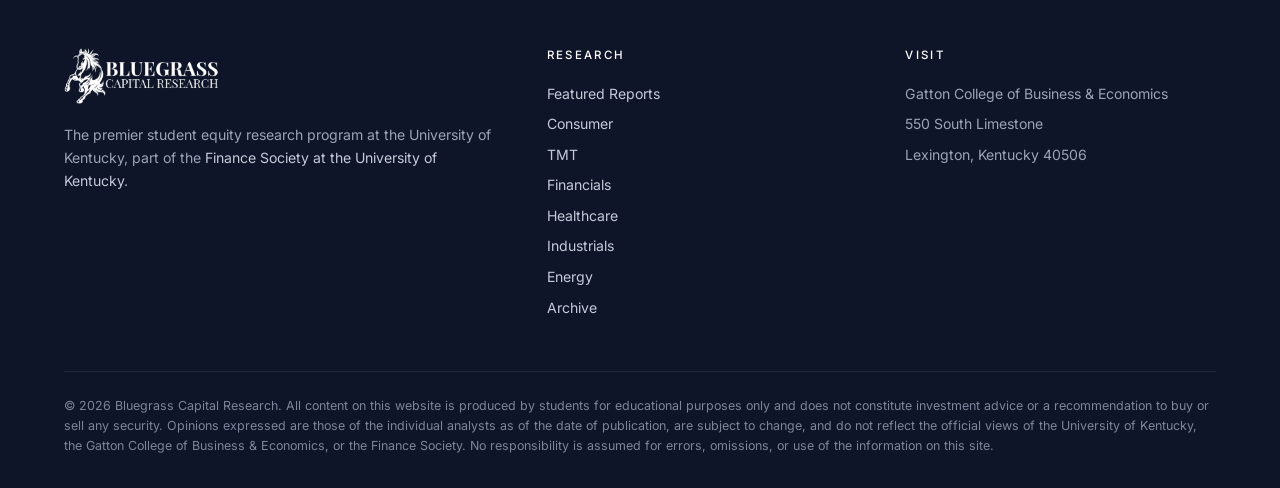
<file: financials.html>
<!doctype html>
<html lang="en">
<head>
<meta charset="utf-8">
<meta name="viewport" content="width=device-width,initial-scale=1">
<title>Financials | Bluegrass Capital Research</title>
<meta name="description" content="Bluegrass Capital Research is the University's premier student equity research program.">
<meta property="og:title" content="Financials | Bluegrass Capital Research">
<meta property="og:description" content="Bluegrass Capital Research is the University's premier student equity research program.">
<meta property="og:image" content="img/logo-navy.png">
<link rel="icon" href="img/horse.png">
<link rel="preconnect" href="https://fonts.googleapis.com"><link rel="preconnect" href="https://fonts.gstatic.com" crossorigin>
<link href="https://fonts.googleapis.com/css2?family=IBM+Plex+Mono:wght@400;500;600&family=Inter:wght@400;500;600&family=Tinos:ital,wght@0,400;0,700;1,400&display=swap" rel="stylesheet">
<link rel="stylesheet" href="css/style.css">
</head>
<body data-page="sector" data-sector="financials">
<main>
<section class="page-hero"><div class="wrap">
  <h1 id="s-name">Financials</h1>
  <p id="s-blurb"></p>
</div></section>
<div class="wrap"><div class="toolbar"><div class="filters" id="filters"></div></div><div class="grid" id="grid"></div></div>
</main>
<script src="js/data.js"></script>
<script src="js/site.js"></script>
</body>
</html>
</file>
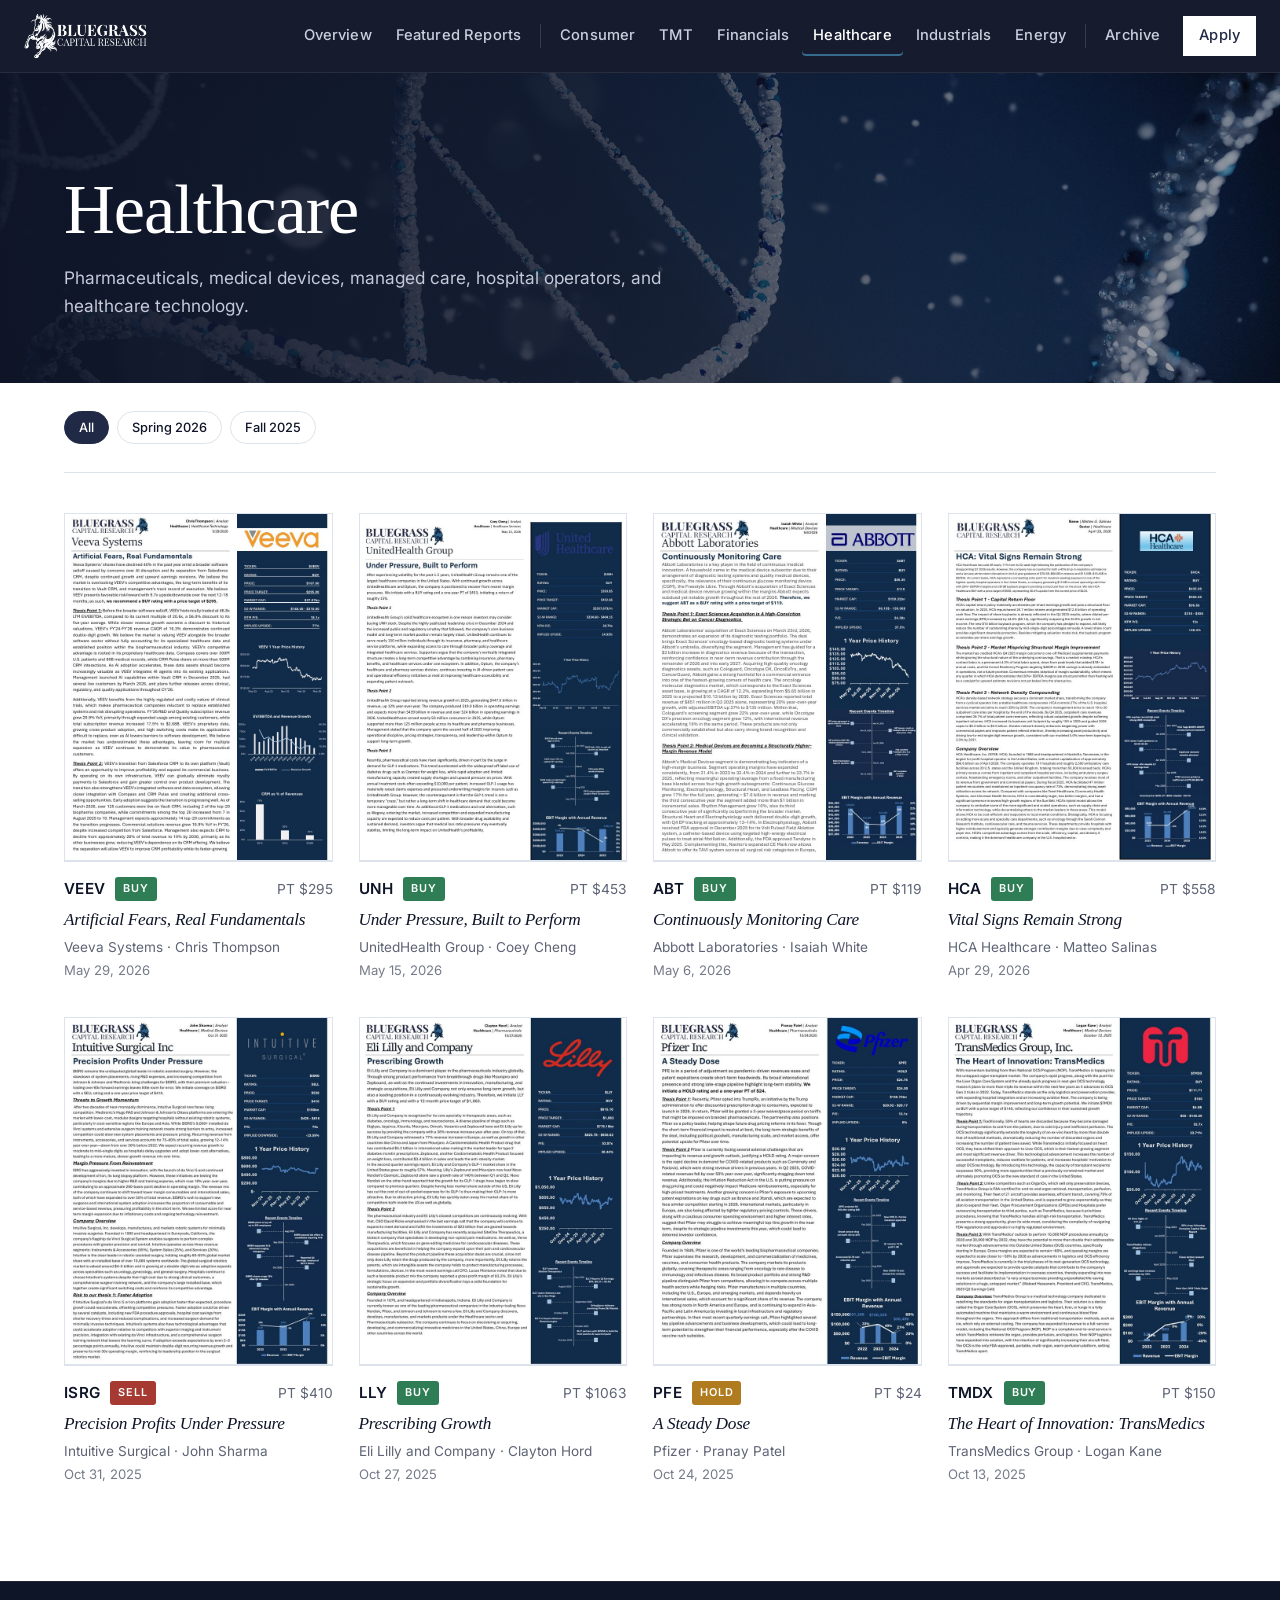
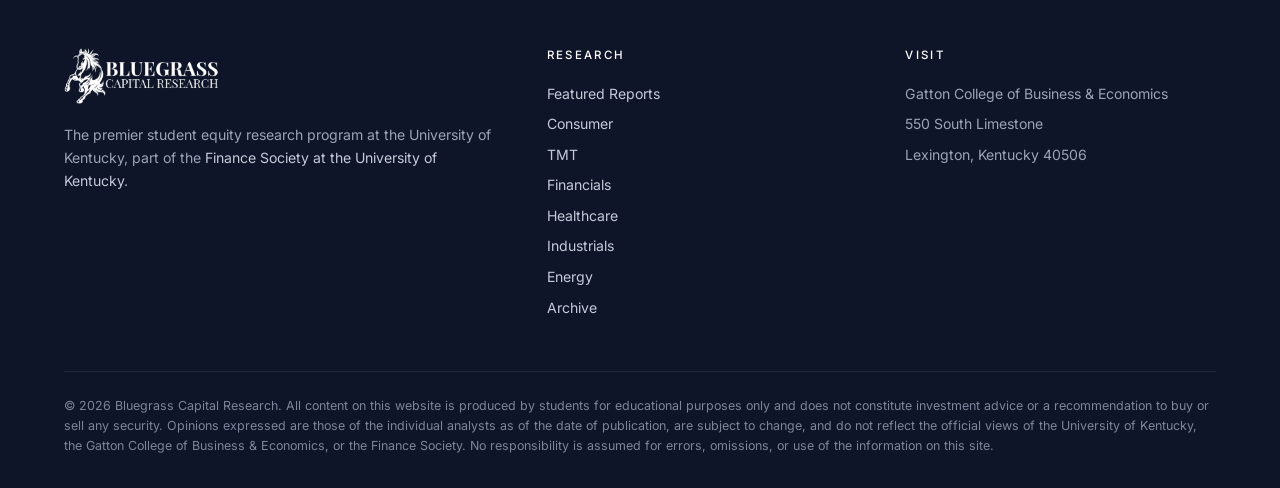
<file: healthcare.html>
<!doctype html>
<html lang="en">
<head>
<meta charset="utf-8">
<meta name="viewport" content="width=device-width,initial-scale=1">
<title>Healthcare | Bluegrass Capital Research</title>
<meta name="description" content="Bluegrass Capital Research is the University's premier student equity research program.">
<meta property="og:title" content="Healthcare | Bluegrass Capital Research">
<meta property="og:description" content="Bluegrass Capital Research is the University's premier student equity research program.">
<meta property="og:image" content="img/logo-navy.png">
<link rel="icon" href="img/horse.png">
<link rel="preconnect" href="https://fonts.googleapis.com"><link rel="preconnect" href="https://fonts.gstatic.com" crossorigin>
<link href="https://fonts.googleapis.com/css2?family=IBM+Plex+Mono:wght@400;500;600&family=Inter:wght@400;500;600&family=Tinos:ital,wght@0,400;0,700;1,400&display=swap" rel="stylesheet">
<link rel="stylesheet" href="css/style.css">
</head>
<body data-page="sector" data-sector="healthcare">
<main>
<section class="page-hero"><div class="wrap">
  <h1 id="s-name">Healthcare</h1>
  <p id="s-blurb"></p>
</div></section>
<div class="wrap"><div class="toolbar"><div class="filters" id="filters"></div></div><div class="grid" id="grid"></div></div>
</main>
<script src="js/data.js"></script>
<script src="js/site.js"></script>
</body>
</html>
</file>
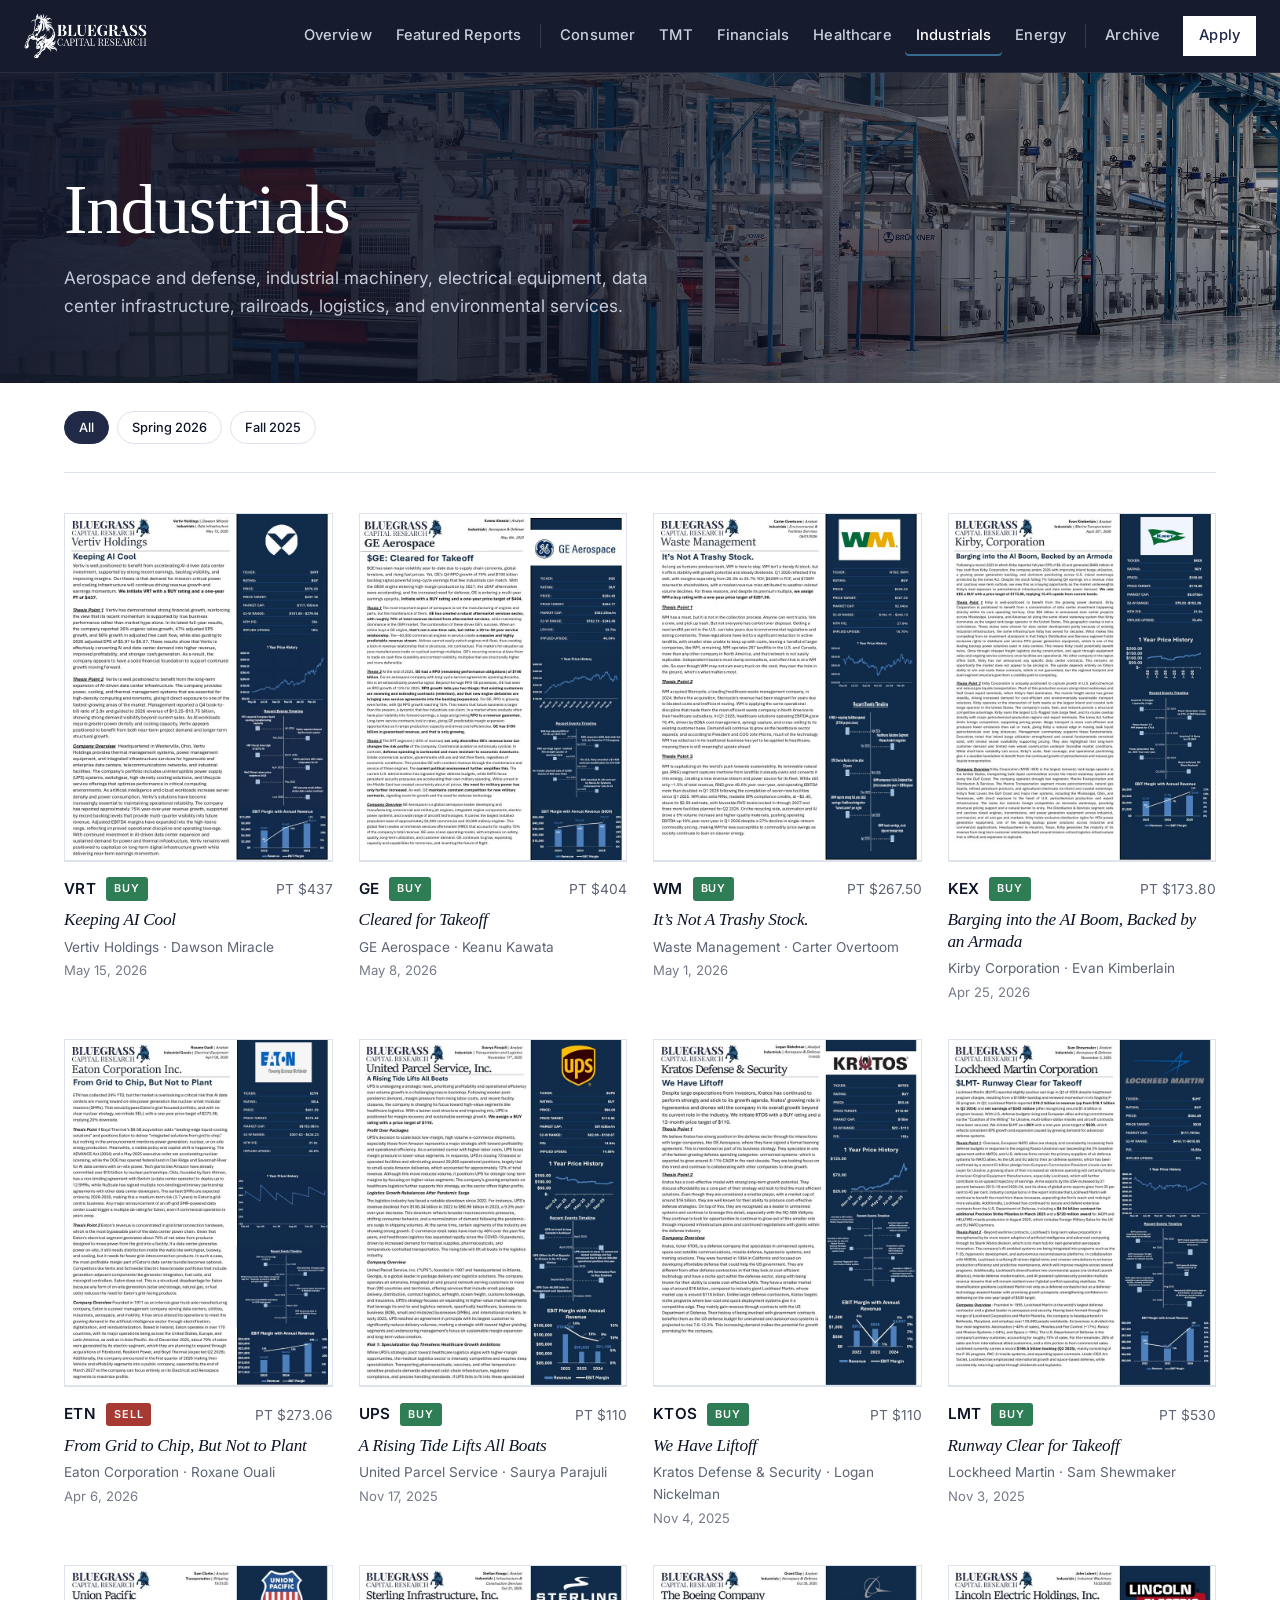
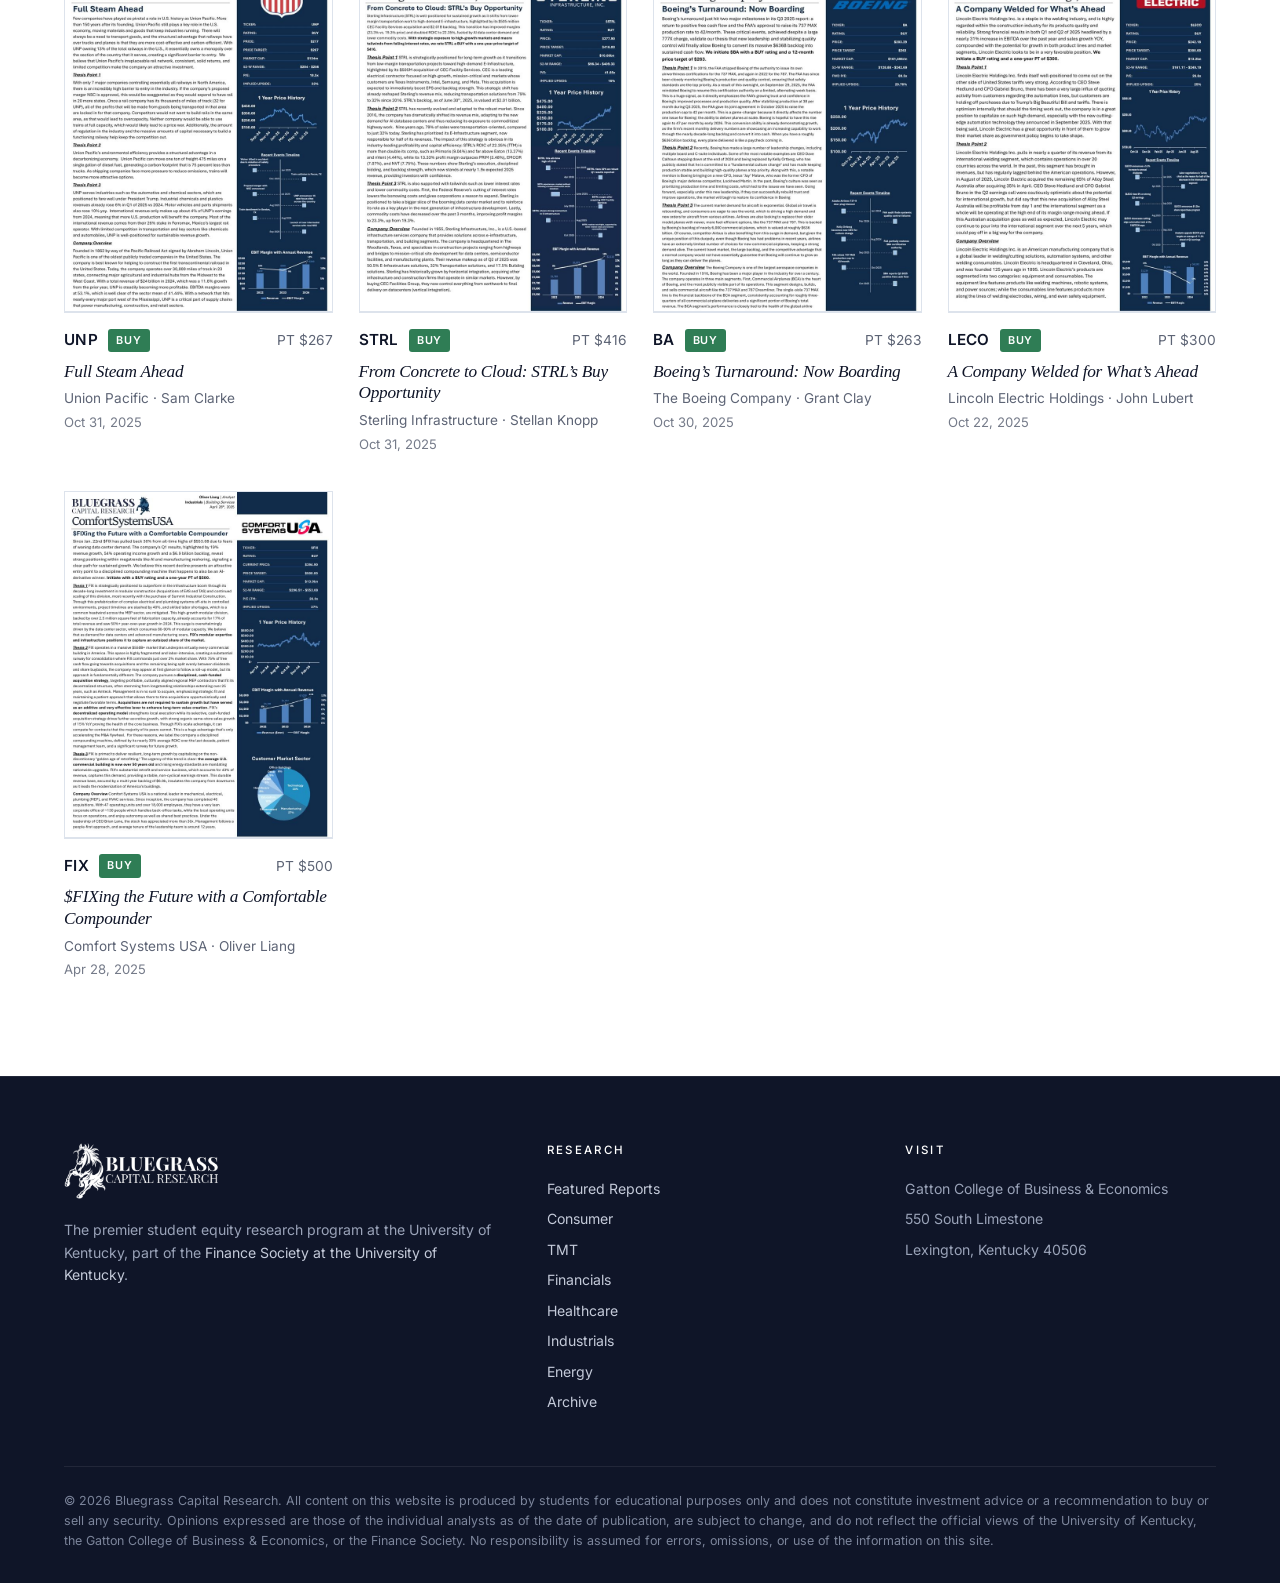
<file: industrials.html>
<!doctype html>
<html lang="en">
<head>
<meta charset="utf-8">
<meta name="viewport" content="width=device-width,initial-scale=1">
<title>Industrials | Bluegrass Capital Research</title>
<meta name="description" content="Bluegrass Capital Research is the University's premier student equity research program.">
<meta property="og:title" content="Industrials | Bluegrass Capital Research">
<meta property="og:description" content="Bluegrass Capital Research is the University's premier student equity research program.">
<meta property="og:image" content="img/logo-navy.png">
<link rel="icon" href="img/horse.png">
<link rel="preconnect" href="https://fonts.googleapis.com"><link rel="preconnect" href="https://fonts.gstatic.com" crossorigin>
<link href="https://fonts.googleapis.com/css2?family=IBM+Plex+Mono:wght@400;500;600&family=Inter:wght@400;500;600&family=Tinos:ital,wght@0,400;0,700;1,400&display=swap" rel="stylesheet">
<link rel="stylesheet" href="css/style.css">
</head>
<body data-page="sector" data-sector="industrials">
<main>
<section class="page-hero"><div class="wrap">
  <h1 id="s-name">Industrials</h1>
  <p id="s-blurb"></p>
</div></section>
<div class="wrap"><div class="toolbar"><div class="filters" id="filters"></div></div><div class="grid" id="grid"></div></div>
</main>
<script src="js/data.js"></script>
<script src="js/site.js"></script>
</body>
</html>
</file>
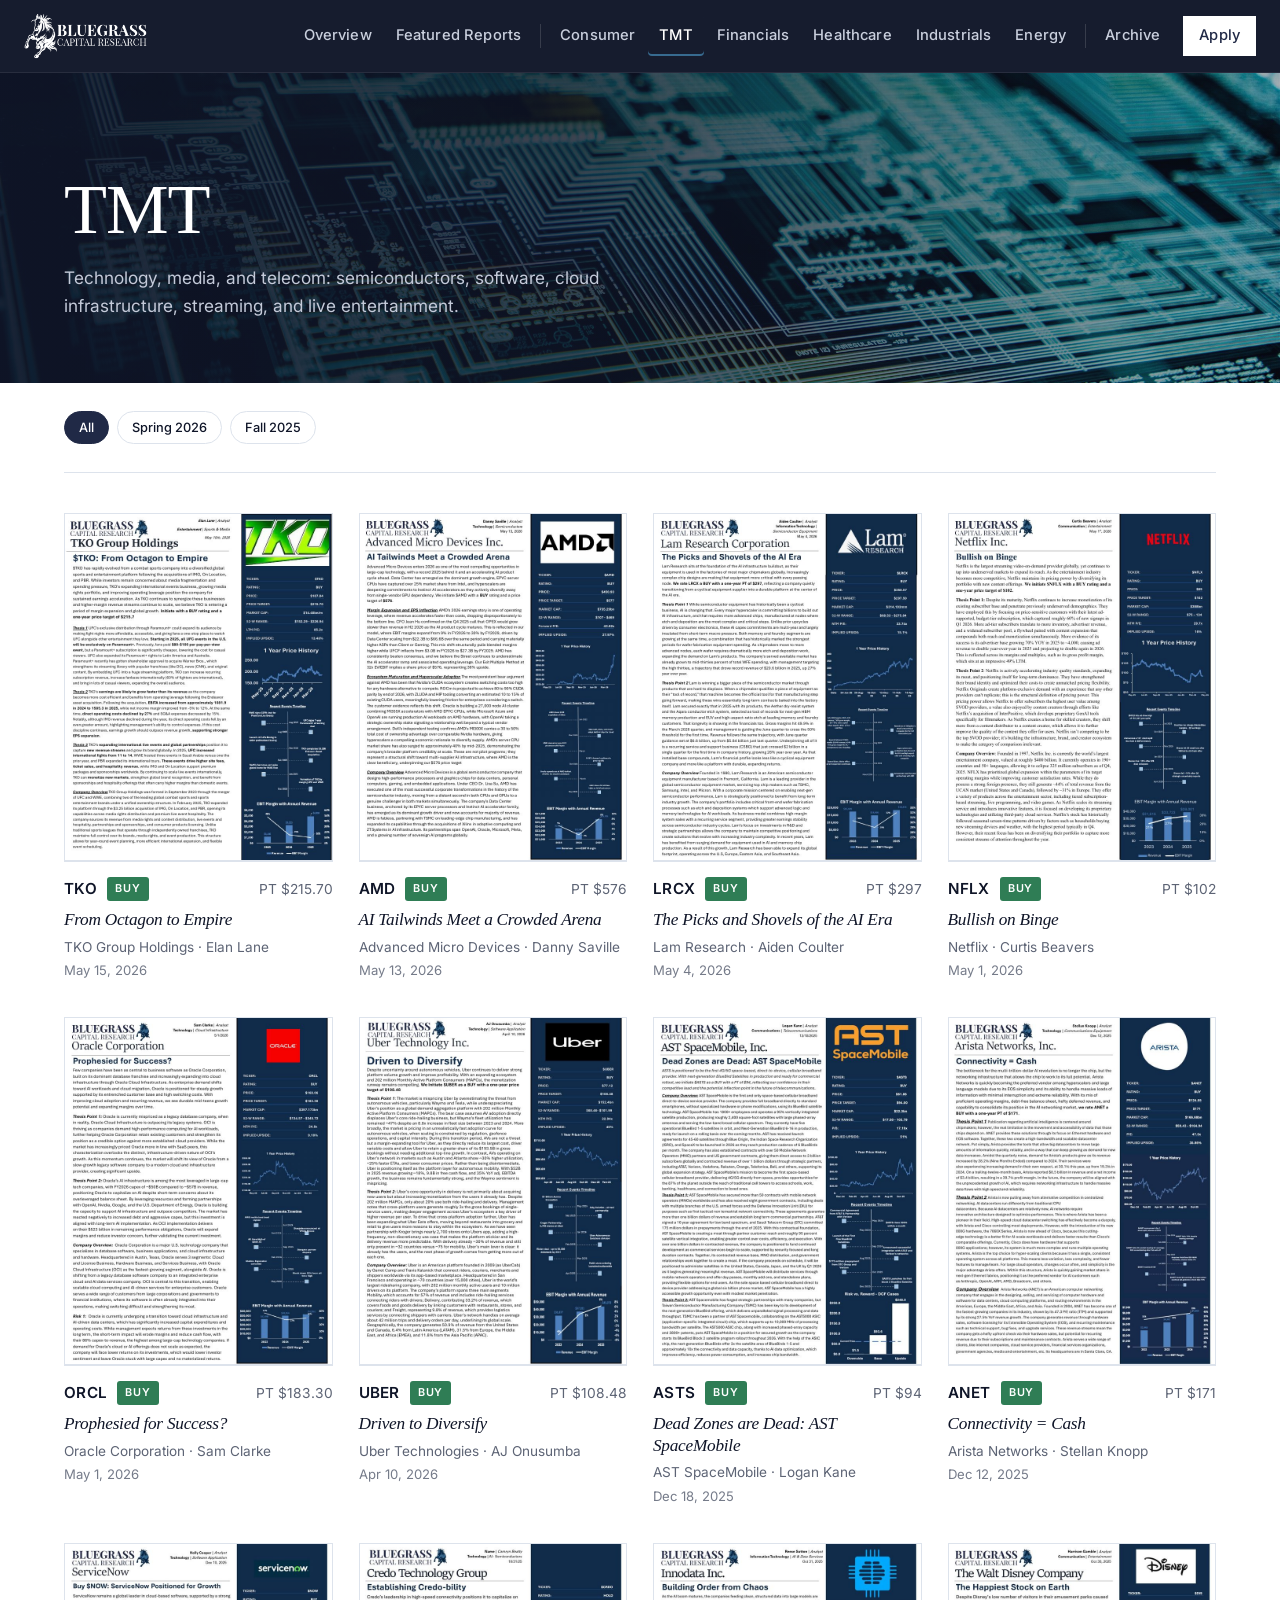
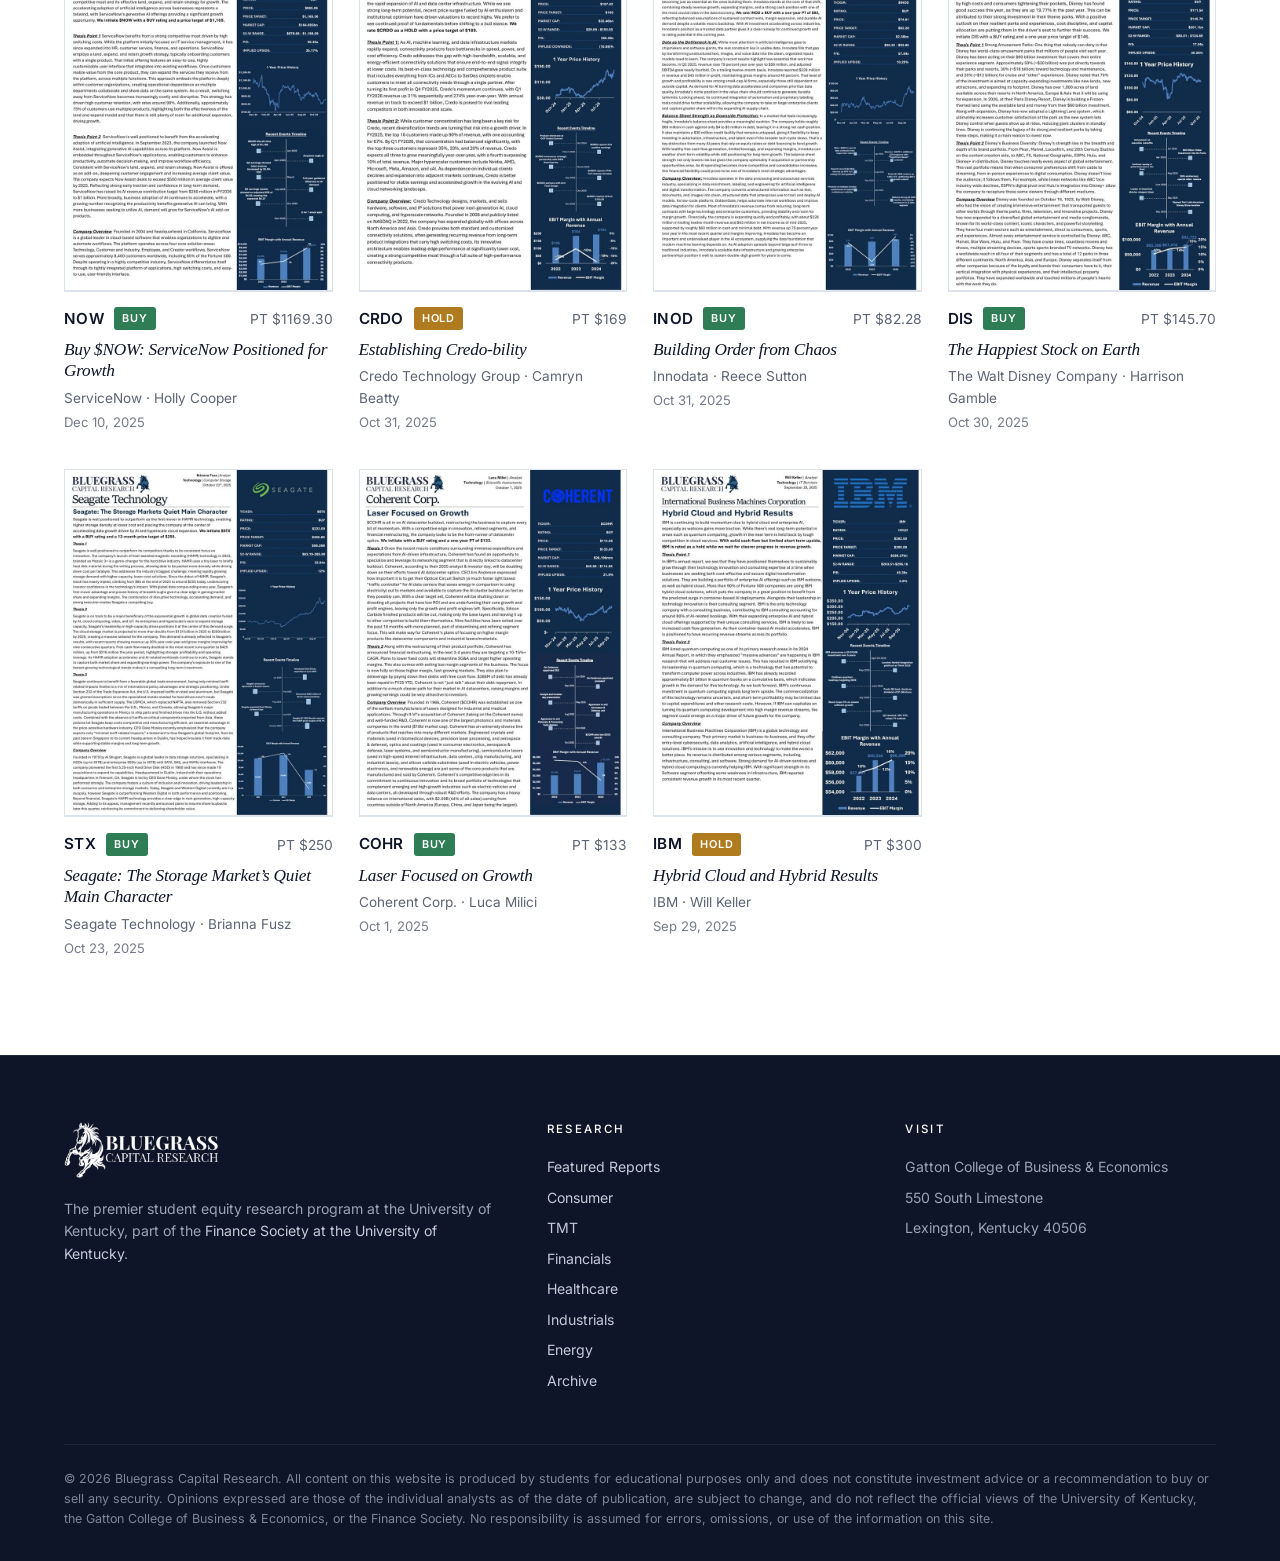
<file: tmt.html>
<!doctype html>
<html lang="en">
<head>
<meta charset="utf-8">
<meta name="viewport" content="width=device-width,initial-scale=1">
<title>TMT | Bluegrass Capital Research</title>
<meta name="description" content="Bluegrass Capital Research is the University's premier student equity research program.">
<meta property="og:title" content="TMT | Bluegrass Capital Research">
<meta property="og:description" content="Bluegrass Capital Research is the University's premier student equity research program.">
<meta property="og:image" content="img/logo-navy.png">
<link rel="icon" href="img/horse.png">
<link rel="preconnect" href="https://fonts.googleapis.com"><link rel="preconnect" href="https://fonts.gstatic.com" crossorigin>
<link href="https://fonts.googleapis.com/css2?family=IBM+Plex+Mono:wght@400;500;600&family=Inter:wght@400;500;600&family=Tinos:ital,wght@0,400;0,700;1,400&display=swap" rel="stylesheet">
<link rel="stylesheet" href="css/style.css">
</head>
<body data-page="sector" data-sector="tmt">
<main>
<section class="page-hero"><div class="wrap">
  <h1 id="s-name">TMT</h1>
  <p id="s-blurb"></p>
</div></section>
<div class="wrap"><div class="toolbar"><div class="filters" id="filters"></div></div><div class="grid" id="grid"></div></div>
</main>
<script src="js/data.js"></script>
<script src="js/site.js"></script>
</body>
</html>
</file>
<file: css/style.css>
/* Bluegrass Capital Research */
:root{
  --ink:#0f1528; --navy:#202946; --navy-2:#2a3557; --steel:#376a8f; --steel-lt:#8fb3cf;
  --paper:#fff; --paper-2:#f2f5f9; --white:#fff; --rule:#dde3ec; --muted:#5d6475;
  --accent:#376a8f; --accent-lt:#9cc2e0;
  --buy:#2f7d55; --hold:#b07a1e; --sell:#a63a32;
  --serif:"Times New Roman",Tinos,Times,serif; --sans:Bierstadt,"Inter",system-ui,sans-serif; --mono:"IBM Plex Mono",ui-monospace,monospace;
  --wrap:1200px; --r:4px;
}
*{box-sizing:border-box;margin:0;padding:0}
html{scroll-behavior:smooth}
body{font-family:var(--sans);color:var(--ink);background:var(--paper);line-height:1.6;-webkit-font-smoothing:antialiased;overflow-x:hidden}
img{max-width:100%;display:block}
a{color:inherit}
.wrap{max-width:var(--wrap);margin:0 auto;padding:0 24px}
.eyebrow{font-family:var(--sans);font-weight:500;font-size:.74rem;letter-spacing:.2em;text-transform:uppercase;color:var(--steel)}
.dark .eyebrow{color:var(--accent-lt)}
h1,h2,h3{font-family:var(--serif);font-weight:400;line-height:1.15;letter-spacing:-.015em}
h2.sec{font-size:clamp(2rem,4.2vw,3.1rem);margin:.4rem 0 1rem}
.lede{font-size:1.12rem;color:var(--muted);max-width:640px}
.dark .lede{color:#c4cad9}
section{padding:96px 0}
.dark{background:var(--navy);color:var(--white)}
.ink{background:var(--ink);color:var(--white)}

/* ---------- header ---------- */
.site-header{position:sticky;top:0;z-index:50;background:rgba(15,21,40,.97);backdrop-filter:blur(8px);border-bottom:1px solid rgba(255,255,255,.08)}
.site-header .wrap{display:flex;align-items:center;justify-content:space-between;height:72px;gap:24px;max-width:1360px}
.brand img{height:40px;width:auto}
.nav{display:flex;gap:2px;list-style:none}
.nav a{display:block;padding:8px 11px;font-size:.92rem;font-weight:500;letter-spacing:.01em;color:#c9cfdd;text-decoration:none;border-radius:var(--r);transition:color .2s,background .2s;white-space:nowrap}
.nav a:hover{color:#fff;background:rgba(255,255,255,.06)}
.nav a.active{color:#fff;box-shadow:inset 0 -2px 0 var(--accent)}
.nav .sep{width:1px;background:rgba(255,255,255,.14);margin:8px 6px}
/* Apply: a small white button at the end of the menu */
.nav a.nav-apply{margin-left:10px;background:#fff;color:var(--navy);padding:8px 16px;border-radius:0}
.nav a.nav-apply:hover{background:var(--accent-lt);color:var(--navy)}
.nav a.nav-apply.active{box-shadow:none}
.menu-btn{display:none;background:none;border:1px solid rgba(255,255,255,.25);color:#fff;border-radius:var(--r);padding:8px 12px;font:600 .8rem var(--sans);letter-spacing:.08em;cursor:pointer}
@media (max-width:1180px){
  .menu-btn{display:block}
  .nav{position:fixed;inset:72px 0 auto 0;flex-direction:column;background:var(--ink);padding:12px 16px 24px;gap:0;transform:translateY(-120%);transition:transform .3s;border-bottom:1px solid rgba(255,255,255,.1);max-height:calc(100vh - 72px);overflow:auto}
  .nav.open{transform:none}
  .nav a{padding:14px 8px;font-size:.95rem;border-bottom:1px solid rgba(255,255,255,.06)}
  .nav .sep{display:none}
  .nav a.nav-apply{margin:12px 0 0;text-align:center}
  .brand img{height:34px}
}

/* ---------- ticker tape ---------- */
.tape{background:var(--ink);border-top:1px solid rgba(255,255,255,.08);border-bottom:1px solid rgba(255,255,255,.08);overflow:hidden;white-space:nowrap;position:relative}
.tape-track{display:inline-flex;animation:scroll 60s linear infinite;padding:11px 0}
.tape:hover .tape-track{animation-play-state:paused}
.tape a{font-family:var(--sans);font-size:.86rem;color:#c9cfdd;text-decoration:none;padding:0 22px}
.tape a b{color:#fff;font-weight:600;margin-right:8px}
.tape .r-BUY{color:#6fcf9a}.tape .r-HOLD{color:#e5b45a}.tape .r-SELL{color:#f08a80}
@keyframes scroll{from{transform:translateX(0)}to{transform:translateX(-50%)}}

/* ---------- hero ---------- */
/* hero + header (73px) + ticker tape (49px) fill the first screen exactly */
.hero{position:relative;min-height:calc(100vh - 122px);min-height:calc(100svh - 122px);display:flex;align-items:center;color:#fff;overflow:hidden;background:var(--ink);padding:0}
/* desktop: text on navy at left, photo shown unobscured on the right half */
.hero-bg{position:absolute;top:0;bottom:0;right:0;left:30%;background:url(../img/racing/field-turn.jpg) 50% 72%/cover}
.hero::after{content:"";position:absolute;top:0;bottom:0;left:30%;width:42%;background:linear-gradient(90deg,var(--ink) 0%,rgba(15,21,40,.82) 30%,rgba(15,21,40,.4) 65%,rgba(15,21,40,0) 100%)}
.hero .wrap{position:relative;z-index:2;padding-top:clamp(32px,6vh,96px);padding-bottom:clamp(32px,6vh,80px);width:100%}
.hero .wrap>*{max-width:min(620px,42vw)}
.hero h1{font-size:clamp(2.2rem,min(4.6vw,7.2vh),4.6rem)}
.hero h1 em{font-style:italic;color:var(--accent-lt)}
.hero p{font-size:1.15rem;color:#cdd3e0;margin-top:clamp(12px,2.2vh,22px)}
.hero .btns{margin-top:clamp(18px,3.5vh,34px)}
@media (max-width:900px){
  .hero{min-height:0;display:block}
  .hero-bg{position:relative;left:auto;height:56vw;max-height:440px;background-position:50% 75%}
  .hero::after{top:0;left:0;right:0;width:auto;height:56vw;max-height:440px;bottom:auto;background:linear-gradient(0deg,var(--ink),rgba(15,21,40,0) 40%)}
  .hero .wrap{padding-top:8px;padding-bottom:56px}
  .hero .wrap>*{max-width:none}
}

/* ---------- photo band ---------- */
.photo-band{position:relative;min-height:min(62vh,560px);display:flex;align-items:flex-end;color:#fff;background:var(--ink) url(../img/racing/pack-panorama.jpg) center 55%/cover;padding:0}
.photo-band::before{content:"";position:absolute;inset:0;background:linear-gradient(0deg,rgba(15,21,40,.8) 0%,rgba(15,21,40,0) 55%)}
.photo-band .wrap{position:relative;width:100%;padding-bottom:44px}
.band-line{font-family:var(--serif);font-size:clamp(1.6rem,3.4vw,2.6rem);font-weight:400;line-height:1.1;max-width:760px}
.band-sub{font-family:var(--sans);font-weight:500;font-size:1rem;letter-spacing:.02em;color:var(--accent-lt);margin-top:10px}
.btns{display:flex;gap:12px;flex-wrap:wrap;margin-top:30px}
.btn{display:inline-flex;align-items:center;gap:10px;padding:14px 22px;font:600 .82rem var(--sans);letter-spacing:.1em;text-transform:uppercase;text-decoration:none;border-radius:0;border:1px solid transparent;transition:all .2s;cursor:pointer}
.btn-light{background:#fff;color:var(--navy)}
.btn-light:hover{background:var(--accent-lt)}
.btn-ghost{border-color:rgba(255,255,255,.35);color:#fff}
.btn-ghost:hover{background:rgba(255,255,255,.08);border-color:#fff}
.btn-dark{background:var(--navy);color:#fff}
.btn-dark:hover{background:var(--steel)}

/* ---------- mission ---------- */
.mission-grid{display:grid;grid-template-columns:minmax(0,1.1fr) minmax(0,1.2fr);gap:72px;align-items:start}
.mission-title{font-size:clamp(2.4rem,4.4vw,3.8rem);line-height:1.08;color:var(--navy)}
.mission-title span{display:block;color:var(--accent)}
.quote-wall{margin-top:36px;display:grid;gap:18px}
.mission-quote{padding-left:18px;border-left:2px solid var(--accent-lt)}
.mission-quote p{font-family:var(--serif);font-style:italic;font-size:1.08rem;line-height:1.5;color:var(--muted)}
.mission-quote cite{display:block;margin-top:6px;font-style:normal;font-size:.88rem;font-weight:500;color:var(--steel)}
.mission-copy p{font-size:1.06rem;margin-bottom:22px;max-width:640px}
.mission-copy strong{font-weight:600;color:var(--navy)}
.mission-copy .mission-lede{font-family:var(--serif);font-size:clamp(1.3rem,2vw,1.6rem);line-height:1.4;color:var(--navy);margin-bottom:36px}
.track{list-style:none;display:grid;grid-template-columns:repeat(4,1fr);margin-top:88px;border-top:1px solid var(--rule)}
.track li{position:relative;padding:30px 28px 0 0;color:var(--muted);font-size:.94rem}
.track li::before{content:"";position:absolute;top:-6px;left:0;width:11px;height:11px;border-radius:50%;background:var(--accent);box-shadow:0 0 0 4px var(--white)}
.track span{display:block;font-family:var(--serif);font-size:1.4rem;color:var(--ink);margin-bottom:6px}
@media (max-width:900px){
  .mission-grid{grid-template-columns:1fr;gap:32px}
  .track{grid-template-columns:1fr;border-top:0;border-left:1px solid var(--rule);margin-top:56px;margin-left:6px}
  .track li{padding:0 0 28px 28px}
  .track li::before{top:8px;left:-6px}
}

/* ---------- carousel ---------- */
.carousel-sec{background:linear-gradient(180deg,var(--navy) 0%,var(--ink) 100%);color:#fff;overflow:hidden}
.carousel-top{display:flex;justify-content:space-between;align-items:end;gap:24px;flex-wrap:wrap}
.stage{position:relative;height:620px;margin-top:40px;perspective:1600px}
.slide{position:absolute;left:50%;top:0;width:400px;margin-left:-200px;transition:transform .7s cubic-bezier(.2,.8,.2,1),opacity .7s,filter .7s;cursor:pointer;text-decoration:none;color:#fff}
.slide .page{background:#fff;border-radius:2px;box-shadow:0 30px 60px -20px rgba(0,0,0,.6);overflow:hidden;aspect-ratio:8.5/11}
.slide .page img{width:100%;height:100%;object-fit:cover;object-position:top}
.slide .meta{margin-top:18px;text-align:center;opacity:0;transition:opacity .4s}
.slide.is-center .meta{opacity:1}
.slide .meta .t{font-family:var(--serif);font-size:1.35rem;font-style:italic}
.slide .meta .s{font-family:var(--sans);font-size:.78rem;color:#b9c0d1;margin-top:4px}
.ctrls{display:flex;justify-content:center;align-items:center;gap:18px;margin-top:8px}
.ctrls button.arrow{width:48px;height:48px;border-radius:50%;border:1px solid rgba(255,255,255,.3);background:transparent;color:#fff;font-size:1.2rem;cursor:pointer;transition:all .2s}
.ctrls button.arrow:hover{background:#fff;color:var(--ink)}
.dots{display:flex;gap:8px}
.dots button{width:8px;height:8px;border-radius:8px;border:0;background:rgba(255,255,255,.3);cursor:pointer;transition:all .3s;padding:0}
.dots button.on{width:28px;background:var(--accent)}
@media (max-width:640px){.stage{height:500px}.slide{width:280px;margin-left:-140px}}

/* ---------- pitch competition ---------- */
.pitch-head{display:grid;grid-template-columns:1fr 1fr;gap:56px;align-items:center}
.dateline{display:flex;flex-wrap:wrap;align-items:baseline;gap:6px 16px;margin-bottom:20px}
.dateline .event{font-family:var(--serif);font-size:1.3rem;color:var(--navy)}
.dateline .date{font-size:.95rem;color:var(--muted)}
.pitch-head .big{font-family:var(--serif);font-size:clamp(2.1rem,3.5vw,3.3rem);line-height:1.08;font-weight:400;color:var(--navy);margin-bottom:22px}
.pitch-head .big span{color:var(--accent);font-style:italic}
.pitch-head figure img{border-radius:var(--r);box-shadow:0 24px 48px -24px rgba(15,21,40,.5)}
.pitch-head figcaption{font-size:.8rem;color:var(--muted);margin-top:10px}
.podium{display:grid;grid-template-columns:repeat(4,1fr);gap:18px;margin-top:64px;align-items:stretch}
.place{background:var(--white);border:1px solid var(--rule);border-radius:var(--r);overflow:hidden;display:flex;flex-direction:column}
.place .ph{aspect-ratio:3/2;overflow:hidden;position:relative}
.place .ph img{width:100%;height:100%;object-fit:cover;transition:transform .6s}
.place:hover .ph img{transform:scale(1.04)}
.place .body{padding:20px;display:flex;flex-direction:column;gap:6px;flex:1}
.place h4{font-family:var(--serif);font-size:1.3rem}
.place .plabel{font-size:.82rem;font-weight:600;color:var(--steel)}
.place h4{white-space:nowrap;overflow:hidden;text-overflow:ellipsis;margin-top:-5px}
.place .ptk{color:var(--steel);font-size:.95rem;margin-top:-4px}
/* reserve two lines so the tags below line up across all four cards */
.place .team{font-size:.9rem;color:var(--muted);min-height:3.2em}
.place .team strong{font-weight:600;color:var(--navy)}
.place .note{font-size:.85rem;color:var(--muted)}
.place .deck{margin-top:auto;padding-top:14px;display:flex;align-items:center;gap:12px;text-decoration:none;font:600 .9rem var(--sans);letter-spacing:.01em;color:var(--navy);border-top:1px solid var(--rule)}
.place .deck{white-space:nowrap}
.place .deck img{width:56px;border-radius:2px;border:1px solid var(--rule)}
.place .deck:hover{color:var(--steel)}
.badge-bcr{display:inline-block;font-family:var(--sans);font-weight:600;font-size:.68rem;letter-spacing:.1em;background:var(--navy);color:#fff;padding:3px 8px;border-radius:3px;align-self:flex-start}
@media (max-width:980px){.pitch-head{grid-template-columns:1fr}.podium{grid-template-columns:1fr 1fr}}
@media (max-width:560px){.podium{grid-template-columns:1fr}}

/* ---------- placements wheel ---------- */
.placements{background:var(--paper-2);padding:88px 0;overflow:hidden}
.placements .head{text-align:center;margin-bottom:48px}
.placements .head .lede{margin:0 auto}
.wheel{position:relative;overflow:hidden;-webkit-mask-image:linear-gradient(90deg,transparent,#000 12%,#000 88%,transparent);mask-image:linear-gradient(90deg,transparent,#000 12%,#000 88%,transparent)}
.wheel-track{display:flex;gap:22px;width:max-content;animation:scroll 118s linear infinite}
.wheel.rev .wheel-track{animation-direction:reverse;animation-duration:133s}
.wheel+.wheel{margin-top:22px}
.wheel:hover .wheel-track{animation-play-state:paused}
.logo-card{flex:0 0 auto;width:250px;height:130px;background:#fff;border:1px solid var(--rule);border-radius:6px;display:flex;align-items:center;justify-content:center;padding:26px 30px;transition:transform .3s,box-shadow .3s}
.logo-card:hover{transform:translateY(-4px);box-shadow:0 16px 30px -18px rgba(15,21,40,.4)}
.logo-card img{max-height:70px;max-width:100%;object-fit:contain}
@media (prefers-reduced-motion:reduce){.wheel-track,.tape-track{animation:none}}

/* ---------- team ---------- */
/* rows always come out even: 3 leaders centered, then 6 senior analysts (3 + 3 on narrower screens) */
.team-grid{display:flex;flex-wrap:wrap;justify-content:center;gap:40px 36px;padding:6px}
#people .sec{text-align:center}
.team-lead{margin-top:44px}
.team-sa .member h4{font-size:1.05rem;white-space:nowrap}
.team-lead .member{flex:0 0 220px}
.team-sa{margin-top:48px}
.team-sa .member{flex:0 0 calc((100% - 5*36px)/6)}
@media (max-width:1100px){.team-sa .member{flex-basis:calc((100% - 2*36px)/3)}}
@media (max-width:560px){.team-grid{gap:32px 20px}.team-lead .member{flex-basis:calc((100% - 20px)/2);max-width:220px}.team-sa .member{flex-basis:calc((100% - 20px)/2)}}
.member{text-align:center}
/* minimal frame: thin rule with a white mat around each headshot */
.member .ph{aspect-ratio:1;overflow:hidden;background:var(--navy-2);position:relative;outline:1px solid var(--rule);outline-offset:6px}
.member .ph img{width:100%;height:100%;object-fit:cover;filter:grayscale(.15);transition:transform .5s,filter .5s}
.member:hover .ph img{transform:scale(1.05);filter:none}
.member .ph .ini{position:absolute;inset:0;display:flex;align-items:center;justify-content:center;font-family:var(--serif);font-size:3.4rem;color:var(--accent-lt);background:radial-gradient(circle at 30% 20%,var(--steel),var(--navy) 70%)}
.member h4{font-family:var(--serif);font-size:1.2rem;margin-top:22px}
.member .role{font-family:var(--sans);font-weight:500;font-size:.9rem;color:var(--steel);margin-top:2px}
.member.lead .role{color:var(--accent)}
.class-sec{background:var(--ink);color:#fff}
.class-sec .sec{text-align:center}
/* printed-program roster: alphabetical, reads down each column */
.roster{list-style:none;column-count:4;column-gap:48px;margin:48px auto 0;max-width:1040px}
.roster li{break-inside:avoid;padding:9px 0;text-align:center;font-size:1.02rem;color:#dfe3ec}
@media (max-width:900px){.roster{column-count:2;column-gap:32px}}
@media (max-width:420px){.roster{column-count:1}}

/* ---------- cta ---------- */
.cta{background:linear-gradient(rgba(15,21,40,.78),rgba(15,21,40,.85)),var(--navy) url(../img/racing/starting-gate.jpg) center 40%/cover;color:#fff;text-align:center;position:relative;overflow:hidden;padding:120px 0}
.cta h2{font-size:clamp(2rem,4vw,3rem)}
.cta p{color:#c4cad9;max-width:560px;margin:14px auto 0}
.cta .btns{justify-content:center}
.cta .eyebrow{text-transform:none;letter-spacing:.02em;font-size:1rem}
/* ---------- apply page ---------- */
[data-page="apply"] .page-hero{--photo:url(../img/racing/starting-gate.jpg);--pos:center 40%}
.apply-intro{display:grid;grid-template-columns:minmax(0,1fr) minmax(0,1fr);gap:72px;align-items:center;margin-top:44px}
.apply-intro h2{font-size:clamp(2rem,3.6vw,3rem);color:var(--navy);line-height:1.1}
.apply-intro p{font-size:1.04rem;margin-bottom:18px}
.apply-intro strong{font-weight:600;color:var(--navy)}
.apply-box{background:var(--navy);color:#fff;text-align:center;padding:72px 24px}
.apply-box h2{font-size:clamp(1.8rem,3.4vw,2.6rem)}
.apply-box p{color:#c4cad9;max-width:600px;margin:14px auto 0}
.apply-box .btns{justify-content:center}
.apply-box a.mail{color:#fff}
.apply-intro .apply-lede{font-family:var(--serif);font-size:clamp(1.25rem,1.9vw,1.5rem);line-height:1.4;color:var(--navy);margin-bottom:22px}
[data-page="apply"] .sec{text-align:center}
.sec-sub{text-align:center;color:var(--muted);margin-top:-6px}
.apply-why{padding-bottom:72px}
.wheel-label{text-align:center;font-family:var(--serif);font-size:clamp(1.7rem,3vw,2.3rem);color:var(--navy);margin:0 16px 26px}
/* numbered version of the homepage timeline */
.track.numbered{grid-template-columns:repeat(3,1fr);counter-reset:why;margin:56px 0 72px}
.track.numbered li{counter-increment:why;padding-right:44px}
.track.numbered li::before{content:counter(why);top:-22px;left:0;width:auto;height:auto;padding-right:14px;border-radius:0;background:var(--white);box-shadow:none;font-family:var(--serif);font-size:2.4rem;line-height:1;color:var(--accent)}
.track.numbered li{padding-top:40px}
@media (max-width:900px){.track.numbered{grid-template-columns:1fr;margin-left:15px}.track.numbered li{padding:0 0 30px 34px}.track.numbered li::before{top:-6px;left:-14px;padding:0 0 6px}}
.apply-tips{background:var(--paper-2)}
.mission-copy a{color:var(--steel);text-decoration:underline;text-underline-offset:3px}
.samples{display:flex;justify-content:center;align-items:flex-end;gap:56px;margin-top:40px;flex-wrap:wrap}
.sample{text-decoration:none;color:var(--ink);display:flex;flex-direction:column;align-items:center;text-align:center;max-width:520px}
.sample-cv{display:block;background:#fff;border:1px solid var(--rule);overflow:hidden;box-shadow:0 22px 40px -24px rgba(15,21,40,.5);transition:transform .35s,box-shadow .35s}
.sample-cv img{width:100%;height:100%;object-fit:cover;object-position:top}
.sample-cv.portrait{width:280px;aspect-ratio:8.5/11}
.sample-cv.landscape{width:500px;aspect-ratio:16/9}
.sample:hover .sample-cv{transform:translateY(-6px);box-shadow:0 30px 48px -24px rgba(15,21,40,.6)}
.sample-t{font-family:var(--serif);font-size:1.25rem;margin-top:16px}
.sample-s{font-size:.86rem;color:var(--muted);margin-top:4px}
.intro-left .sample{align-items:center;text-align:center}
.intro-left .sample-cv.landscape{width:100%;max-width:520px}
.expect-grid{display:grid;grid-template-columns:340px minmax(0,1fr);gap:80px;align-items:start}
.expect-left{position:sticky;top:110px}
.expect-left .sample-cv.portrait{width:100%}
.expect-right h2{font-size:clamp(2rem,3.6vw,3rem);color:var(--navy);line-height:1.1}
.commit{font-size:1.08rem;color:var(--muted);margin:12px 0 36px}
.commit strong{color:var(--navy);font-weight:600}
.term{padding:18px 0}
.term h3{font-size:1.6rem;color:var(--navy);margin-bottom:10px}
.term p{margin-bottom:14px;line-height:1.65}
.term ul{list-style:none}
.term li{padding:6px 0 6px 28px;position:relative}
.term li::before{content:"";position:absolute;left:4px;top:11px;width:7px;height:12px;border:solid var(--accent);border-width:0 2px 2px 0;transform:rotate(45deg)}
.apply-expect{background:var(--white)}
/* navy band: why apply + alumni placements wheel */
.apply-why{background:var(--navy);color:#fff}
.apply-why .sec{color:#fff}
.apply-why .track{border-top-color:rgba(255,255,255,.22)}
.apply-why .track li{color:#c4cad9}
.apply-why .track span{color:#fff}
.apply-why .track.numbered li::before{background:var(--navy);color:var(--accent-lt)}
.apply-why .wheel-label{color:#fff}
@media (max-width:900px){.apply-why .track{border-left-color:rgba(255,255,255,.22)}}
#hero-status{margin-top:22px}
.status-pill{display:inline-block;color:#fff;font-size:1.08rem}
.hero-apply{margin-top:4px}
.apply-who{background:var(--white)}
.two-col{display:grid;grid-template-columns:1fr 1fr;gap:56px}
.two-col h2{font-size:clamp(1.6rem,2.6vw,2.1rem);color:var(--navy);margin-bottom:14px}
@media (max-width:900px){.apply-intro{grid-template-columns:1fr;gap:28px}.why-grid,.two-col,.expect-grid{grid-template-columns:1fr}.expect-left{position:static;max-width:320px}.sample-cv.landscape{width:min(500px,88vw)}}

/* ---------- page hero (inner pages) ---------- */
.page-hero{--photo:url(../img/racing/stretch-run.jpg);--pos:center 45%;color:#fff;padding:96px 0 64px;position:relative;overflow:hidden;background:linear-gradient(90deg,rgba(15,21,40,.94) 0%,rgba(15,21,40,.8) 45%,rgba(15,21,40,.35) 100%),var(--ink) var(--photo) var(--pos)/cover}
.page-hero .wrap{position:relative}
/* each page gets its own racing photo */
[data-page="featured"] .page-hero{--photo:url(../img/racing/gray-horse.jpg);--pos:70% 6%}
[data-page="archive"] .page-hero{--photo:url(../img/racing/grandstand.jpg);--pos:center 60%}
/* sector pages use an industry photo */
[data-sector="consumer"] .page-hero{--photo:url(../img/sectors/consumer.jpg);--pos:center 55%}
[data-sector="tmt"] .page-hero{--photo:url(../img/sectors/tmt.jpg);--pos:center 50%}
[data-sector="financials"] .page-hero{--photo:url(../img/sectors/financials.jpg);--pos:70% 62%}
[data-sector="healthcare"] .page-hero{--photo:url(../img/sectors/healthcare.jpg);--pos:center 45%}
[data-sector="industrials"] .page-hero{--photo:url(../img/sectors/industrials.jpg);--pos:center 72%}
[data-sector="energy"] .page-hero{--photo:url(../img/sectors/energy.jpg);--pos:75% 48%}
.page-hero h1{font-size:clamp(2.6rem,6vw,4.4rem)}
.page-hero p{color:#c4cad9;max-width:640px;margin-top:14px;font-size:1.08rem}
.kpis{display:flex;gap:40px;margin-top:36px;flex-wrap:wrap}
.kpi .v{font-family:var(--serif);font-size:2rem;font-weight:400}
.kpi .l{font-family:var(--sans);font-weight:500;font-size:.72rem;letter-spacing:.18em;text-transform:uppercase;color:#9aa3b8}

/* ---------- report cards ---------- */
.toolbar{display:flex;gap:12px;flex-wrap:wrap;align-items:center;justify-content:space-between;padding:28px 0;border-bottom:1px solid var(--rule)}
.filters{display:flex;gap:8px;flex-wrap:wrap}
.filters button{font:500 .8rem var(--sans);padding:8px 14px;border-radius:30px;border:1px solid var(--rule);background:#fff;cursor:pointer;color:var(--ink)}
.filters button.on{background:var(--navy);color:#fff;border-color:var(--navy)}
.search{padding:10px 14px;border:1px solid var(--rule);border-radius:var(--r);font:inherit;min-width:240px;background:#fff}
.grid{display:grid;grid-template-columns:repeat(auto-fill,minmax(250px,1fr));gap:36px 26px;padding:40px 0 96px}
.card{text-decoration:none;color:var(--ink);display:flex;flex-direction:column}
.card .cv{aspect-ratio:8.5/11;background:#fff;border:1px solid var(--rule);overflow:hidden;position:relative;box-shadow:0 1px 0 var(--rule);transition:transform .35s,box-shadow .35s}
.card .cv img{width:100%;height:100%;object-fit:cover;object-position:top}
.card:hover .cv{transform:translateY(-6px);box-shadow:0 26px 40px -24px rgba(15,21,40,.55)}
.card .cv .open{position:absolute;inset:auto 0 0 0;background:rgba(15,21,40,.92);color:#fff;font:600 .74rem var(--sans);letter-spacing:.12em;text-transform:uppercase;padding:12px;text-align:center;transform:translateY(100%);transition:transform .3s}
.card:hover .cv .open{transform:none}
.card .row{display:flex;align-items:center;gap:10px;margin-top:16px}
/* ticker, rating and price target use the same font as the ticker tape */
.tk{font-family:var(--sans);font-weight:600;font-size:.95rem;letter-spacing:.02em}
.pill{font-family:var(--sans);font-size:.68rem;font-weight:600;letter-spacing:.08em;padding:3px 8px;border-radius:3px;color:#fff}
.pill.BUY{background:var(--buy)}.pill.HOLD{background:var(--hold)}.pill.SELL{background:var(--sell)}
.pt{font-family:var(--sans);font-size:.86rem;color:var(--muted);margin-left:auto}
.card h3{font-size:1.08rem;font-style:italic;font-weight:400;margin-top:8px;line-height:1.25}
.card .by{font-size:.85rem;color:var(--muted);margin-top:6px}
.card .date{font-size:.82rem;color:var(--muted);opacity:.85;margin-top:2px}
.empty{padding:80px 0;text-align:center;color:var(--muted)}
/* featured page: an even 3 x 3 wall of report covers */
[data-page="featured"] .grid{grid-template-columns:repeat(3,1fr);max-width:960px;margin:0 auto;gap:48px 40px}
[data-page="featured"] .grid{padding-top:72px}
@media (max-width:860px){[data-page="featured"] .grid{grid-template-columns:repeat(2,1fr)}}
@media (max-width:520px){[data-page="featured"] .grid{grid-template-columns:1fr;max-width:340px}}

/* ---------- archive: one section per past semester ---------- */
.sem-feature{padding:80px 0 48px}
.sem-feature .sec{text-align:center;margin-bottom:0}
.sem-note{text-align:center;color:#c4cad9;margin-top:6px}
.sem-kicker{text-align:center;color:var(--accent-lt);font-size:1rem;margin-top:10px}
.sem-feature .stage{margin-top:28px}
.sem-block{padding:0}
.sem-people{padding-top:8px;padding-bottom:120px}
.sem-sub{font-size:1.45rem;text-align:center;color:var(--navy);margin:56px 0 20px}
.sem-block .grp{font-family:var(--sans);font-weight:600;font-size:.95rem;text-align:center;color:var(--steel);margin:28px 0 4px}
/* rows of four, filled left to right, with any remainder centered on the last row */
.sem-block .roster{margin-top:12px;column-count:auto;display:flex;flex-wrap:wrap;justify-content:center;gap:4px 48px;max-width:1040px}
.sem-block .roster li{flex:0 0 calc((100% - 3*48px)/4);color:var(--ink)}
.roster-sa .role{display:block;font-size:.82rem;color:var(--steel);margin-top:1px}
.roster-lead{margin-bottom:22px}
/* archive senior analysts: headshot cards */
.sa-grid{margin-top:0;padding-top:0}
.sa-grid + .sa-grid{margin-top:28px}
.sa-grid{gap:28px 24px;max-width:1160px;margin-left:auto;margin-right:auto}
.sa-grid .member{flex:0 0 128px}
.sa-grid .member .ph{outline-offset:4px}
.sa-grid .member .ph .ini{font-size:2.2rem}
.sa-grid .member .role{font-size:.8rem}
.sa-grid .member h4{font-size:.95rem;margin-top:14px;white-space:nowrap;margin-left:-10px;margin-right:-10px}
@media (max-width:560px){.sa-grid .member{flex-basis:calc((100% - 20px)/2)}}
.roster-short{margin-bottom:4px}
.roster-lead li{font-size:1.08rem;font-weight:500}
/* analyst class: compact, six names per row */
.sem-block .roster:not(.roster-sa){max-width:1160px;gap:0 28px}
.sem-block .roster:not(.roster-sa) li{flex-basis:calc((100% - 5*28px)/6);padding:5px 0;font-size:.92rem}
@media (max-width:1100px){.sem-block .roster:not(.roster-sa) li{flex-basis:calc((100% - 3*28px)/4)}}
@media (max-width:640px){.sem-block .roster:not(.roster-sa) li{flex-basis:calc((100% - 28px)/2)}}
@media (max-width:900px){.sem-block .roster{gap:4px 32px}.sem-block .roster li{flex-basis:calc((100% - 32px)/2)}}
.all-reports{padding-top:80px}
.all-reports .sec{text-align:center}
/* archive table */
.arch{width:100%;border-collapse:collapse;margin:24px 0 96px;font-size:.92rem}
.arch th{font-family:var(--sans);font-weight:600;font-size:.7rem;letter-spacing:.16em;text-transform:uppercase;text-align:left;color:var(--muted);padding:12px 10px;border-bottom:2px solid var(--ink);cursor:pointer;user-select:none;white-space:nowrap}
.arch td{padding:14px 10px;border-bottom:1px solid var(--rule);vertical-align:middle}
.arch tr:hover td{background:#fff}
.arch td a{font-family:var(--serif);font-style:italic;font-weight:400;text-decoration:none;font-size:1.02rem}
.arch td a:hover{color:var(--steel)}
.arch .sem td{background:transparent!important;font-family:var(--serif);font-size:1.4rem;font-weight:400;padding-top:36px;border-bottom:1px solid var(--ink)}
@media (max-width:760px){.arch .hide-m{display:none}.search{min-width:0;width:100%}}

/* ---------- footer ---------- */
.site-footer{background:var(--ink);color:#9aa3b8;padding:64px 0 32px;font-size:.88rem;border-top:1px solid rgba(255,255,255,.08)}
.foot-grid{display:grid;grid-template-columns:1.4fr 1fr 1fr;gap:48px}
.site-footer img{height:46px;width:auto;margin-bottom:18px}
.site-footer h5{font-family:var(--sans);font-size:.72rem;letter-spacing:.2em;text-transform:uppercase;color:#fff;margin-bottom:14px;font-weight:500}
.site-footer ul{list-style:none}
.site-footer li{padding:4px 0}
.site-footer a{color:#c4cad9;text-decoration:none}
.site-footer a:hover{color:#fff}
.disclaimer{margin-top:48px;padding-top:24px;border-top:1px solid rgba(255,255,255,.08);font-size:.78rem;line-height:1.6;color:#7c859b}
@media (max-width:760px){.foot-grid{grid-template-columns:1fr;gap:32px}}

/* reveal on scroll */
.rv{opacity:0;transform:translateY(24px);transition:opacity .8s,transform .8s}
.rv.in{opacity:1;transform:none}
@media (prefers-reduced-motion:reduce){.rv{opacity:1;transform:none}}
@media (max-width:640px){section{padding:68px 0}.wrap{padding:0 16px}}
.class-sec .eyebrow,.cta .eyebrow,.ink .eyebrow{color:var(--accent-lt)}
.brand img{height:48px}
.site-footer img{height:60px}
@media (max-width:1180px){.brand img{height:40px}}

/* ---------- analyst class wheel (phones only) ---------- */
.roster-wheel{display:none}
@media (max-width:640px){
  .has-wheel{display:none!important}
  .roster-wheel{display:block;overflow:hidden;margin-top:28px;-webkit-mask-image:linear-gradient(90deg,transparent,#000 10%,#000 90%,transparent);mask-image:linear-gradient(90deg,transparent,#000 10%,#000 90%,transparent)}
  .rw-track{display:flex;gap:28px;width:max-content;animation:scroll 60s linear infinite}
  .roster-wheel:active .rw-track{animation-play-state:paused}
  .rw-col{flex:0 0 150px;display:flex;flex-direction:column;gap:12px;text-align:center}
  .rw-col span{font-size:.95rem;white-space:nowrap;overflow:hidden;text-overflow:ellipsis}
  .class-sec .rw-col span{color:#dfe3ec}
  .sem-block .rw-col span{color:var(--ink)}
}
@media (max-width:640px) and (prefers-reduced-motion:reduce){.rw-track{animation:none}.roster-wheel{overflow-x:auto}}

/* ---------- stock pitch results: swipeable cards on phones ---------- */
.podium-dots{display:none}
@media (max-width:640px){
  .podium{display:flex;grid-template-columns:none;overflow-x:auto;scroll-snap-type:x mandatory;gap:16px;margin:40px -16px 0;padding:0 16px 10px;scrollbar-width:none}
  .podium::-webkit-scrollbar{display:none}
  .podium .place{flex:0 0 84%;scroll-snap-align:center}
  .podium-dots{display:flex;justify-content:center;gap:8px;margin-top:14px}
  .podium-dots button{width:8px;height:8px;border-radius:8px;border:0;padding:0;background:rgba(15,21,40,.2);cursor:pointer;transition:all .3s}
  .podium-dots button.on{width:28px;background:var(--accent)}
}

/* phones: hide the investor quotes in the mission section to save space */
@media (max-width:640px){.quote-wall{display:none}}

/* ---------- archive senior analysts: swipeable row on phones ---------- */
.swipe-dots{display:none}
@media (max-width:640px){
  .sa-grid.sa-swipe{flex-wrap:nowrap;justify-content:flex-start;overflow-x:auto;scroll-snap-type:x mandatory;gap:20px;margin-left:-16px;margin-right:-16px;padding:6px 16px 10px;scrollbar-width:none}
  .sa-grid.sa-swipe::-webkit-scrollbar{display:none}
  .sa-grid.sa-swipe .member{flex:0 0 40%;scroll-snap-align:start}
  .swipe-dots{display:flex;justify-content:center;gap:8px;margin-top:12px}
  .swipe-dots button{width:8px;height:8px;border-radius:8px;border:0;padding:0;background:rgba(15,21,40,.2);cursor:pointer;transition:all .3s}
  .swipe-dots button.on{width:28px;background:var(--accent)}
}

/* ---------- placement logo wheels: smaller on phones ---------- */
@media (max-width:640px){
  .wheel-track{gap:14px}
  .wheel+.wheel{margin-top:14px}
  .logo-card{width:168px;height:88px;padding:14px 18px}
  .logo-card img{max-height:46px}
}
/* archive leaders (Chairman, Advisor): side by side on phones */
@media (max-width:640px){ .sa-grid.sa-lead{flex-wrap:nowrap;justify-content:center;gap:20px} .sa-grid.sa-lead .member{flex:0 0 40%} }
</file>
